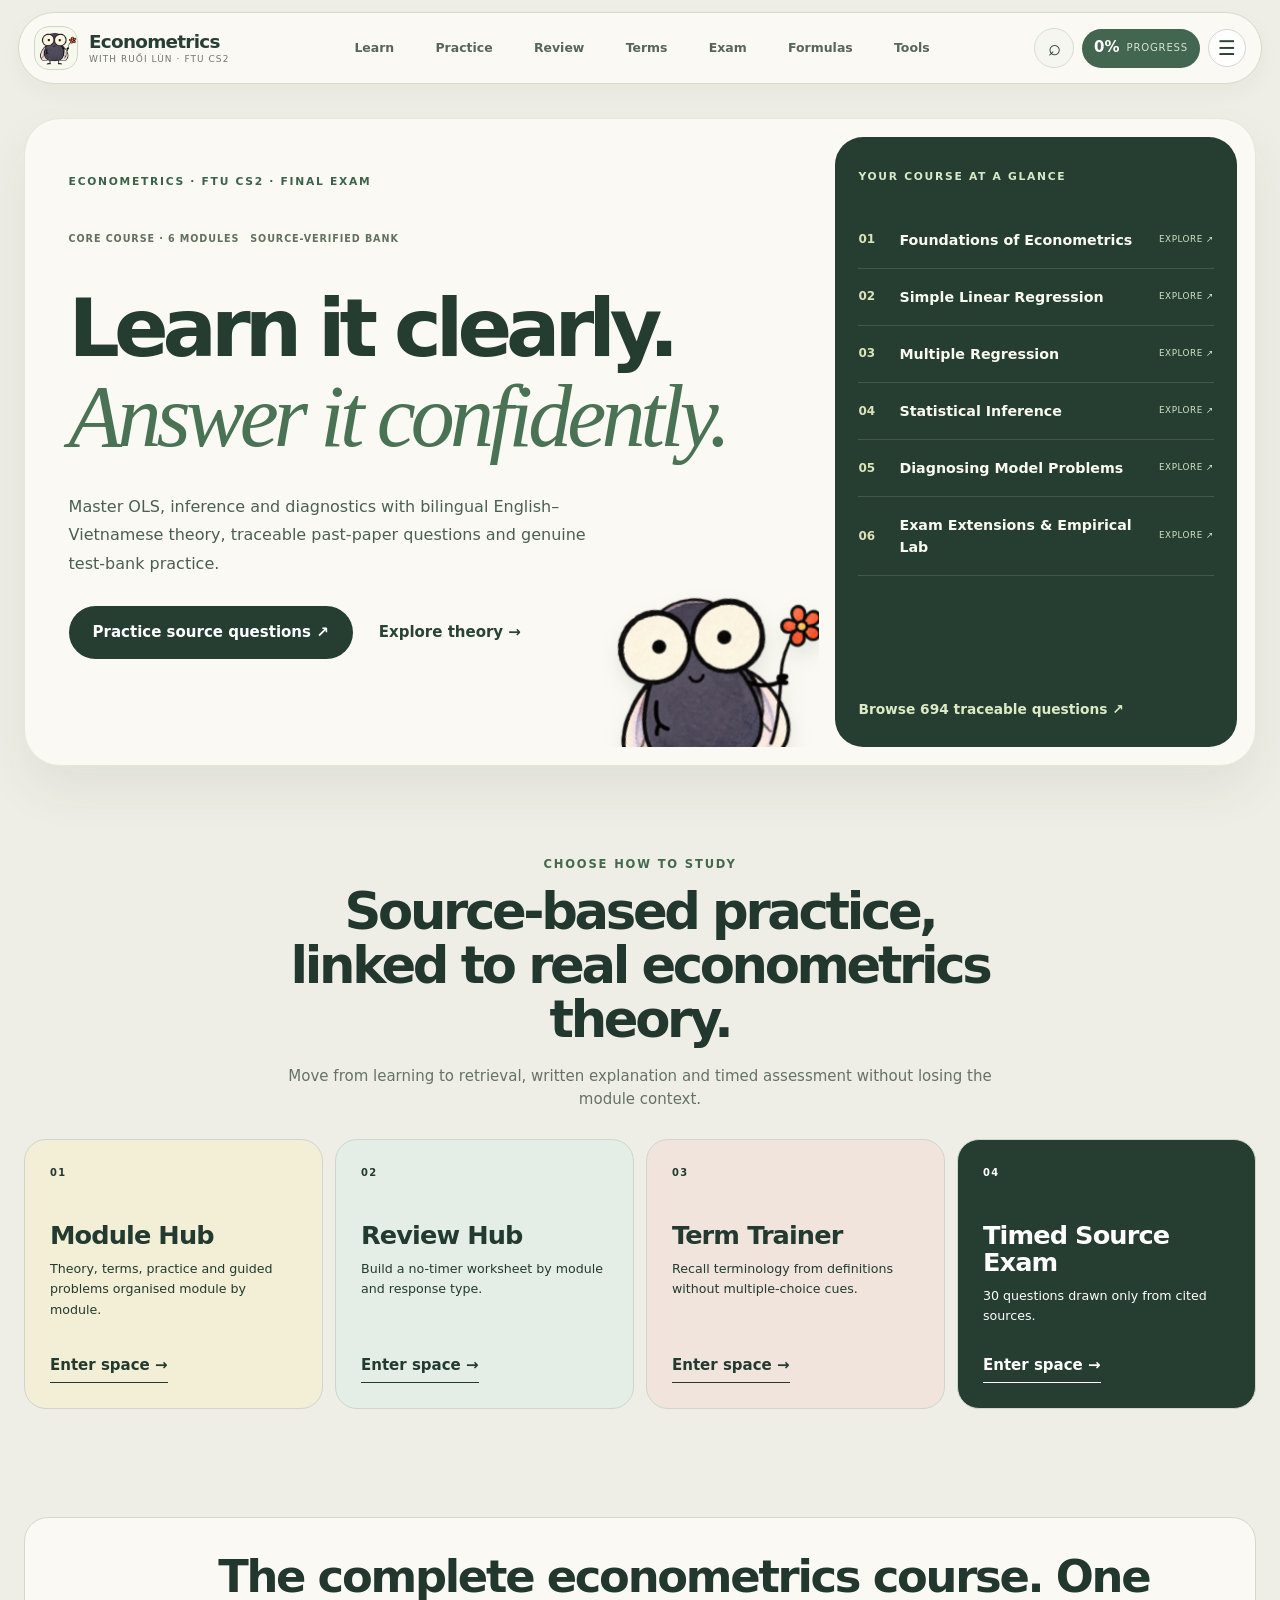
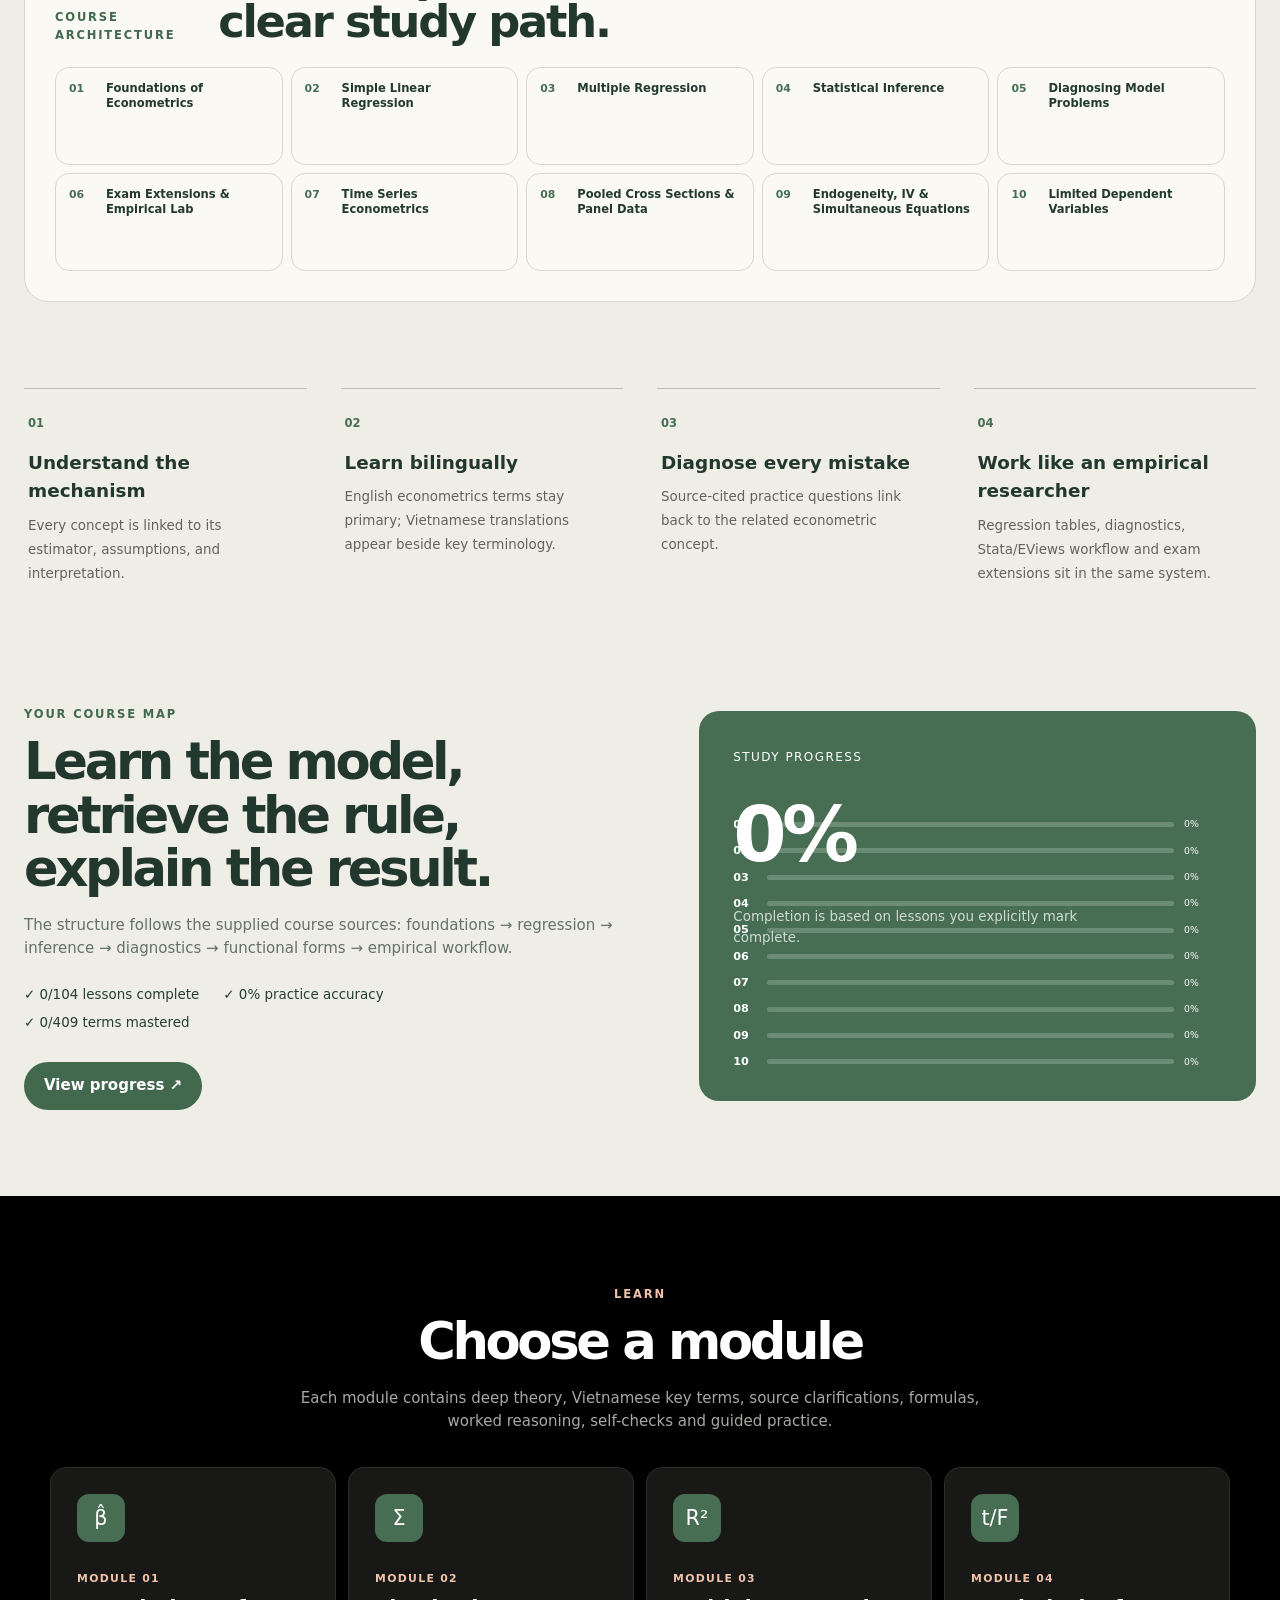
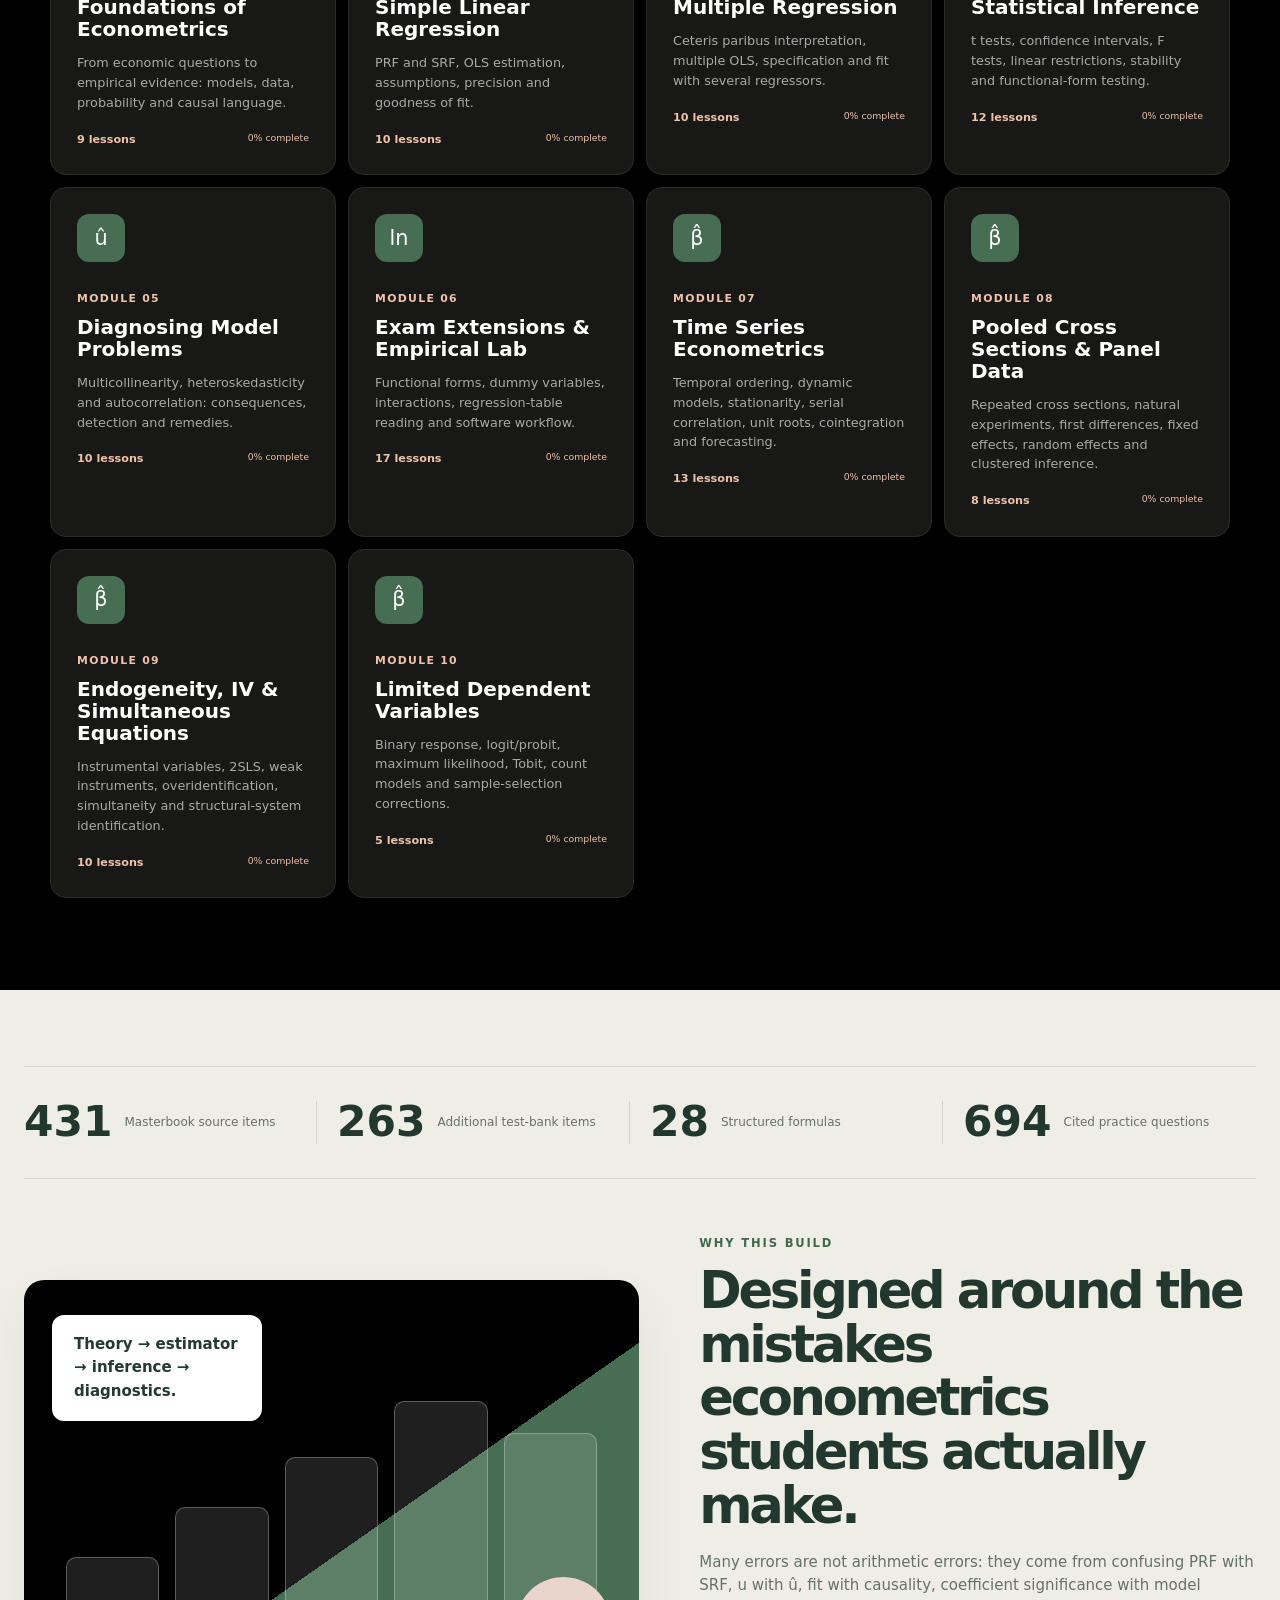
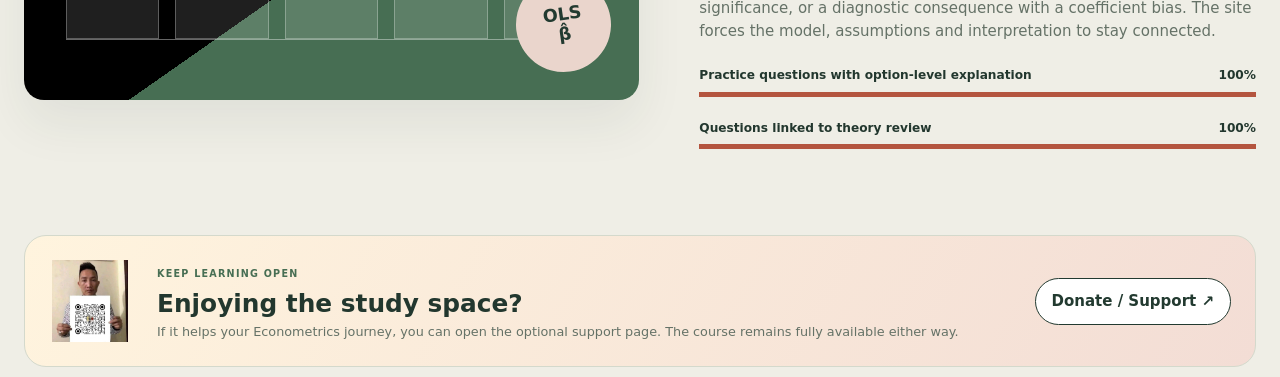
<file: index.html>
<!doctype html>
<html lang="en">
<head>
  <meta charset="utf-8" />
  <meta name="viewport" content="width=device-width,initial-scale=1" />
  <meta name="theme-color" content="#263e32" />
  <meta name="description" content="Econometrics Ruồi Lùn — bilingual theory and original source-based questions for FTU CS2 final exam." />
  <meta name="color-scheme" content="light" />
  <meta property="og:type" content="website" />
  <meta property="og:title" content="Econometrics Mastery" />
  <meta property="og:description" content="OLS · Inference · Diagnostics · Bilingual key terms · Masterbook · Past papers · Test banks" />
  <title>Econometrics × Ruồi Lùn | FTU CS2</title>
  <link rel="icon" type="image/svg+xml" href="data:image/svg+xml,%3Csvg xmlns='http://www.w3.org/2000/svg' viewBox='0 0 64 64'%3E%3Crect width='64' height='64' rx='16' fill='%23f7f7f5'/%3E%3Cpath d='M12 49h42M15 46V12' stroke='%23292421' stroke-width='3' stroke-linecap='round'/%3E%3Ccircle cx='22' cy='38' r='3.5' fill='%23b4553f'/%3E%3Ccircle cx='29' cy='31' r='3.5' fill='%23b4553f'/%3E%3Ccircle cx='36' cy='29' r='3.5' fill='%23b4553f'/%3E%3Ccircle cx='43' cy='21' r='3.5' fill='%23b4553f'/%3E%3Ccircle cx='49' cy='19' r='3.5' fill='%23b4553f'/%3E%3Cpath d='M18 40L51 16' stroke='%23315d33' stroke-width='3'/%3E%3C/svg%3E" />
  <link rel="manifest" href="site.webmanifest" />
  <link rel="stylesheet" href="styles.css" />
  <link rel="stylesheet" href="ruoi-lun-theme.css" />
</head>
<body>
  <header class="site-header">
    <div class="header-meta shell">
      <span><i class="live-dot"></i>ECONOMETRICS · OLS → INFERENCE → DIAGNOSTICS</span>
      <span class="header-meta-right">Understand the model · Check assumptions · Explain the result</span>
    </div>
    <div class="nav-shell shell">
      <a class="brand" href="#dashboard" aria-label="Econometrics Mastery home">
        <span class="brand-mark"><img src="[data-uri]" alt="Ruồi Lùn" width="44" height="44"></span>
        <span class="brand-copy"><strong>Econometrics</strong><small>with Ruồi Lùn · FTU CS2</small></span>
      </a>
      <nav class="top-nav" id="topNav" aria-label="Primary navigation">
        <a href="#learn">Learn</a>
        <a href="#practice">Practice</a>
        <a href="#review">Review</a>
        <a href="#glossary">Terms</a>
        <a href="#exam">Exam</a>
        <a href="#formulas">Formulas</a>
        <a href="#menu">Tools</a>
      </nav>
      <div class="nav-actions">
        <button class="search-trigger" id="searchTrigger" aria-label="Search lessons, terms and questions" title="Search · Ctrl/⌘ K">⌕</button>
        <button class="progress-pill" data-route="progress" aria-label="Open progress"><span id="headerProgress">0%</span><small>progress</small></button>
        <button class="primary-pill" data-route="practice">Self-test ↗</button>
        <button class="menu-trigger" id="menuTrigger" aria-label="Open menu">☰</button>
      </div>
    </div>
  </header>

  <main id="app" tabindex="-1"></main>
  <div id="toast" class="toast" role="status" aria-live="polite"></div>

  <dialog id="globalSearchDialog" class="global-search-dialog" aria-labelledby="globalSearchTitle">
    <div class="global-search-head">
      <div><span class="eyebrow">GLOBAL SEARCH</span><h2 id="globalSearchTitle">Find a lesson, term, formula or question</h2></div>
      <button id="globalSearchClose" class="search-close" type="button" aria-label="Close search">ESC</button>
    </div>
    <label class="global-search-box">
      <span aria-hidden="true">⌕</span>
      <input id="globalSearchInput" type="search" autocomplete="off" placeholder="Try “OLS”, “phương sai thay đổi”, “VIF”, or “log-level”…" />
      <kbd>⌘ K</kbd>
    </label>
    <div id="globalSearchResults" class="global-search-results" aria-live="polite"></div>
  </dialog>

  <div id="annotationToolbar" class="annotation-toolbar" hidden>
    <button data-anno="highlight" data-color="yellow" title="Yellow highlight">● Yellow</button>
    <button data-anno="highlight" data-color="green" title="Green highlight">● Green</button>
    <button data-anno="highlight" data-color="pink" title="Pink highlight">● Pink</button>
    <button data-anno="highlight" data-color="blue" title="Blue highlight">● Blue</button>
    <button data-anno="comment">Comment</button>
    <button data-anno="flashcard">Flashcard</button>
  </div>

  <dialog id="noteDialog" class="note-dialog">
    <form method="dialog" class="note-dialog-card" id="noteForm">
      <div class="note-dialog-head"><div><span class="eyebrow">STUDY NOTE</span><h2 id="noteDialogTitle">Add note</h2></div><button type="button" class="icon-close" data-note-close aria-label="Close note editor">×</button></div>
      <div class="note-quote-preview"><span>Selected passage</span><blockquote id="noteQuotePreview"></blockquote></div>
      <label class="note-field"><span>Your note</span><textarea id="noteText" rows="6" maxlength="1600" placeholder="Write the reasoning, warning, assumption or interpretation you want to remember…"></textarea></label>
      <div class="note-dialog-options">
        <label><span>Highlight color</span><select id="noteColor"><option value="yellow">Yellow</option><option value="green">Green</option><option value="pink">Pink</option><option value="blue">Blue</option></select></label>
        <label class="note-check"><input id="noteHighlight" type="checkbox" checked><span>Highlight this passage in the lesson</span></label>
      </div>
      <div class="note-dialog-actions"><button type="button" class="text-btn" data-note-close>Cancel</button><button type="submit" class="green-btn" id="saveNoteBtn">Save note</button></div>
    </form>
  </dialog>

  <script src="embedded-assets.js"></script>
  <script src="data.js"></script>
  <script src="source-extensions.js"></script>
  <script src="deep-econometrics.js"></script>
  <script src="extended-theory.js"></script>
  <script src="testbank-data.js"></script>
  <script src="source-verified-bank.js"></script>
  <script src="annotations.js"></script>
  <script src="app.js"></script>
</body>
</html>
</file>
<file: styles.css>
:root{
  --cream:#fbf8ed;--paper:#fffef9;--green:#315d33;--green2:#477848;--green3:#e9f1e7;--ink:#182019;--muted:#6d776e;--yellow:#f0db47;--yellow2:#fff5a4;--line:#dfe5da;--red:#b9483f;--shadow:0 20px 60px rgba(31,56,31,.09);--r:26px;--font:'DM Sans',system-ui,sans-serif;--display:'Manrope',system-ui,sans-serif;
}
*{box-sizing:border-box}html{scroll-behavior:smooth}body{margin:0;background:var(--cream);color:var(--ink);font-family:var(--font);line-height:1.55}button,input,select{font:inherit}button{cursor:pointer}button:disabled{opacity:.45;cursor:not-allowed}.shell{width:min(1180px,calc(100% - 40px));margin:auto}.site-header{position:sticky;top:0;z-index:50;background:rgba(251,248,237,.94);backdrop-filter:blur(14px);border-bottom:1px solid rgba(49,93,51,.08)}.header-meta{height:30px;display:flex;justify-content:space-between;align-items:center;font-size:.7rem;color:#6f7e70}.header-meta span:first-child{color:var(--green)}.nav-shell{height:74px;display:flex;align-items:center;gap:32px}.brand{display:flex;align-items:center;gap:10px;text-decoration:none;color:var(--green);min-width:205px}.brand-mark{width:44px;height:44px;border-radius:50%;background:var(--green);color:white;display:grid;place-items:center;font-weight:800;letter-spacing:-1px}.brand-copy{display:flex;flex-direction:column;line-height:.95}.brand-copy strong{font-family:var(--display);font-size:1.2rem}.brand-copy small{font-size:.62rem;letter-spacing:.28em;margin-top:5px}.top-nav{display:flex;gap:27px;margin-left:auto}.top-nav a{text-decoration:none;color:#334036;font-size:.85rem;font-weight:600}.top-nav a:hover{color:var(--green)}.nav-actions{display:flex;align-items:center;gap:9px}.search-trigger,.menu-trigger{border:0;background:transparent;width:38px;height:38px;border-radius:50%;color:var(--green);font-size:1.25rem}.primary-pill,.green-btn,.yellow-btn,.ghost-btn,.outline-btn,.complete-btn,.danger-btn{border:0;border-radius:999px;padding:12px 20px;font-weight:700;transition:.2s}.primary-pill,.green-btn,.complete-btn{background:var(--green);color:#fff}.primary-pill:hover,.green-btn:hover,.complete-btn:hover{transform:translateY(-1px);background:#244c28}.yellow-btn{background:var(--yellow);color:#273622}.yellow-btn:hover{background:#e6cd2d;transform:translateY(-1px)}.ghost-btn{background:rgba(255,255,255,.08);color:white;border:1px solid rgba(255,255,255,.35)}.outline-btn{background:transparent;border:1px solid #b8c7b6;color:var(--green)}.outline-btn:hover{background:var(--green3)}.danger-btn{background:#f7e3df;color:#8f332c}.text-btn{border:0;background:transparent;color:var(--green);font-weight:700;padding:8px}.eyebrow{font-size:.72rem;text-transform:uppercase;letter-spacing:.16em;color:var(--green);font-weight:800}.page-shell{padding:54px 0 90px}.page-heading{display:flex;justify-content:space-between;gap:40px;align-items:flex-end;margin-bottom:34px}.page-heading h1{font-family:var(--display);font-size:clamp(2rem,4vw,4rem);line-height:1;letter-spacing:-.05em;margin:8px 0 12px}.page-heading p{max-width:760px;color:var(--muted);margin:0}.heading-actions{display:flex;gap:10px}.home-shell{padding-top:20px}.hero-card{position:relative;min-height:510px;border-radius:34px;overflow:hidden;background:linear-gradient(100deg,#1f4926 0%,#315d33 56%,#557848 100%);color:white;padding:70px 66px;box-shadow:var(--shadow);isolation:isolate}.hero-card:after{content:'';position:absolute;inset:0;background:radial-gradient(circle at 80% 30%,rgba(240,219,71,.18),transparent 26%),linear-gradient(90deg,rgba(0,0,0,.13),transparent 55%);z-index:-1}.hero-copy{position:relative;z-index:2;max-width:700px}.hero-kicker{font-size:.78rem;letter-spacing:.08em}.hero-copy h1{font-family:var(--display);font-size:clamp(4rem,8vw,7.7rem);line-height:.78;letter-spacing:-.075em;margin:34px 0 26px}.hero-copy h1 em{font-style:normal;color:#fff8bf}.hero-copy p{max-width:480px;font-size:1.03rem;color:#edf3e9}.hero-actions{display:flex;gap:12px;margin-top:30px}.hero-note{position:absolute;right:34px;bottom:26px;font-size:.78rem;color:#dce8d8}.hero-art{position:absolute;right:-4%;top:0;width:52%;height:100%;opacity:.8}.hero-symbol{position:absolute;right:20%;top:26%;font:800 clamp(9rem,20vw,19rem)/1 var(--display);color:rgba(255,255,255,.08);transform:rotate(-8deg)}.orbit{position:absolute;border:1px solid rgba(255,255,255,.2);border-radius:50%}.o1{width:420px;height:420px;right:0;top:55px}.o2{width:260px;height:260px;right:95px;top:135px;border-color:rgba(240,219,71,.35)}.pillars{display:grid;grid-template-columns:repeat(4,1fr);gap:26px;padding:48px 16px 62px}.pillars article{border-top:1px solid #ced9c9;padding-top:18px}.pillars span{font-size:.72rem;color:var(--green);font-weight:800}.pillars h3{font-family:var(--display);font-size:1.1rem;margin:15px 0 8px}.pillars p{font-size:.84rem;color:var(--muted);margin:0}.section-space{margin:30px 0 86px}.editorial-grid,.why-section{display:grid;grid-template-columns:1.05fr .95fr;gap:60px;align-items:center}.editorial-copy h2,.section-head h2,.why-section h2{font-family:var(--display);font-size:clamp(2rem,4vw,3.4rem);line-height:1.05;letter-spacing:-.045em;margin:10px 0 18px}.editorial-copy p,.why-section p{color:var(--muted)}.inline-checks{display:grid;grid-template-columns:repeat(2,max-content);gap:8px 24px;margin:24px 0 28px;color:var(--green);font-size:.84rem}.metric-card{background:var(--yellow);padding:34px;border-radius:24px;min-height:390px;position:relative}.metric-card>span{font-size:.75rem;text-transform:uppercase;letter-spacing:.12em}.metric-card>strong{font-family:var(--display);font-size:4.8rem;display:block;letter-spacing:-.06em;margin:7px 0}.metric-card>p{font-size:.84rem;max-width:370px}.mini-bars{position:absolute;left:34px;right:34px;bottom:30px;display:grid;gap:9px}.mini-bars>div{display:grid;grid-template-columns:24px 1fr 38px;align-items:center;gap:10px;font-size:.7rem}.mini-bars i{height:5px;background:rgba(49,93,51,.2);border-radius:999px;overflow:hidden}.mini-bars u{display:block;height:100%;background:var(--green);text-decoration:none}.soft-section{background:#eaf1e8;padding:74px max(20px,calc((100vw - 1180px)/2));position:relative}.soft-section:before,.soft-section:after{content:'';position:absolute;left:0;right:0;height:26px;background:var(--cream);clip-path:polygon(0 0,6% 40%,12% 14%,18% 58%,25% 20%,33% 48%,41% 12%,48% 55%,55% 18%,63% 50%,71% 12%,78% 48%,87% 15%,94% 55%,100% 20%,100% 0)}.soft-section:before{top:-1px}.soft-section:after{bottom:-1px;transform:rotate(180deg)}.section-head{text-align:center;max-width:720px;margin:0 auto 34px}.section-head p{color:var(--muted)}.module-showcase{display:grid;grid-template-columns:repeat(4,1fr);gap:16px}.module-card{background:rgba(255,255,255,.65);border:1px solid #d6e1d2;border-radius:22px;padding:24px;min-height:265px;cursor:pointer;transition:.2s}.module-card:hover{transform:translateY(-4px);background:white;box-shadow:var(--shadow)}.module-icon{width:48px;height:48px;border-radius:50%;background:white;display:grid;place-items:center;color:var(--green);font-size:1.3rem;margin-bottom:24px}.module-card>span{font-size:.68rem;color:var(--green);font-weight:800;text-transform:uppercase;letter-spacing:.12em}.module-card h3{font-family:var(--display);font-size:1.25rem;line-height:1.1;margin:7px 0 10px}.module-card p{font-size:.8rem;color:var(--muted)}.module-card-foot{display:flex;justify-content:space-between;margin-top:18px;font-size:.7rem;color:var(--green)}.stat-strip{display:grid;grid-template-columns:repeat(4,1fr);gap:20px;padding:58px 0}.stat-strip div{display:flex;align-items:center;gap:12px;border-right:1px solid var(--line)}.stat-strip div:last-child{border-right:0}.stat-strip strong{font:800 2.2rem/1 var(--display)}.stat-strip span{font-size:.75rem;color:var(--muted)}.collage-card{height:420px;border-radius:28px;background:linear-gradient(160deg,#75936c,#2d5e35);position:relative;overflow:hidden;box-shadow:var(--shadow)}.fake-chart{position:absolute;inset:65px 42px 60px;display:flex;align-items:flex-end;gap:16px;border-bottom:1px solid rgba(255,255,255,.4)}.fake-chart i{flex:1;background:rgba(255,255,255,.18);border:1px solid rgba(255,255,255,.28);border-radius:10px 10px 0 0}.yellow-sticker{position:absolute;top:35px;left:28px;background:var(--yellow);color:#223223;border-radius:10px;padding:18px 22px;font-weight:800;max-width:210px}.badge-round{position:absolute;bottom:28px;right:28px;width:95px;height:95px;border-radius:50%;display:grid;place-items:center;text-align:center;background:#f9f6df;color:var(--green);font:800 1.1rem/1.1 var(--display);transform:rotate(-8deg)}.quality-row{display:flex;justify-content:space-between;font-size:.76rem;font-weight:700;margin-top:22px}.quality-line{height:5px;background:#edf0e9;margin-top:7px}.quality-line i{display:block;height:100%;background:var(--green)}
.module-list{display:grid;gap:16px}.wide-module-card{display:grid;grid-template-columns:80px 1fr auto;align-items:center;gap:26px;background:var(--paper);border:1px solid var(--line);border-radius:24px;padding:27px}.wide-num{width:60px;height:60px;border-radius:50%;background:var(--green3);display:grid;place-items:center;color:var(--green);font-weight:800}.wide-module-card h2{font-family:var(--display);margin:4px 0;font-size:1.55rem}.wide-module-card p{margin:0 0 12px;color:var(--muted)}.progress-line{height:6px;background:#edf1eb;border-radius:999px;overflow:hidden}.progress-line i{display:block;height:100%;background:var(--green)}.wide-module-card small{color:var(--muted)}.module-intro-card{background:var(--green);color:white;border-radius:28px;padding:36px;display:grid;grid-template-columns:1fr 220px;gap:30px;margin-bottom:22px}.module-intro-card h2{font:800 2.4rem/1 var(--display);margin:7px 0}.module-intro-card p{color:#dfe8dc}.module-score{background:var(--yellow);color:var(--ink);border-radius:20px;padding:25px}.module-score strong{font:800 3.4rem/1 var(--display);display:block}.module-score span,.module-score small{display:block}.lesson-list{display:grid;gap:11px}.lesson-row{display:grid;grid-template-columns:52px 1fr 42px;gap:18px;align-items:center;border:1px solid var(--line);background:var(--paper);padding:18px 22px;border-radius:18px;cursor:pointer}.lesson-row:hover{border-color:#a7bea3}.lesson-row>span{color:var(--green);font-weight:800}.lesson-row small{font-size:.68rem;color:var(--green);text-transform:uppercase;letter-spacing:.1em}.lesson-row h3{font-family:var(--display);margin:2px 0}.lesson-row p{margin:0;color:var(--muted);font-size:.84rem}.lesson-row>button{border:0;background:var(--green3);color:var(--green);border-radius:50%;width:40px;height:40px}.lesson-article{max-width:900px;margin:auto;background:var(--paper);border:1px solid var(--line);border-radius:30px;overflow:hidden;box-shadow:0 18px 50px rgba(44,75,42,.06)}.lesson-banner{background:linear-gradient(125deg,#315d33,#476f45);padding:48px 52px;color:white;position:relative}.lesson-banner>span{font-size:.72rem;letter-spacing:.12em;text-transform:uppercase;color:#dce9d8}.lesson-banner h1{font:800 clamp(2.4rem,5vw,4.5rem)/.98 var(--display);letter-spacing:-.05em;margin:18px 0}.lesson-banner p{max-width:650px;color:#e1ebdf}.save-icon{border:0;background:transparent;font-size:1.5rem;color:var(--green);padding:4px}.lesson-banner .save-icon{position:absolute;right:34px;top:28px;color:white}.save-icon.active{color:#c0a700}.theory-block{padding:38px 52px;border-bottom:1px solid var(--line)}.block-label{display:block;color:var(--green);font-size:.68rem;font-weight:800;letter-spacing:.16em;margin-bottom:14px}.theory-block h2{font:700 2rem/1.15 var(--display);letter-spacing:-.03em;margin:0}.theory-block p{font-size:1rem;color:#39443b}.theory-block p+p{margin-top:18px}.intuition{background:var(--yellow2)}.worked{background:#edf4ea}.traps{background:#fff8ef}.traps ul{margin:0;padding-left:20px}.traps li+li{margin-top:9px}.exam{border-bottom:0}.lesson-source{padding:20px 52px;background:#f6f5ed;color:var(--muted);font-size:.78rem}.lesson-tools{display:flex;gap:12px;padding:26px 52px}.complete-btn.done{background:#dcead9;color:var(--green)}.lesson-nav{max-width:900px;margin:18px auto 0;display:flex;justify-content:space-between;gap:10px}.lesson-nav button{border:0;background:transparent;color:var(--green);font-weight:700}.fm-highlight{background:#fff08c;border-radius:3px;padding:0 2px}.annotation-toolbar{position:absolute;z-index:100;background:#203b25;border-radius:999px;box-shadow:0 12px 28px rgba(0,0,0,.18);padding:6px}.annotation-toolbar button{border:0;background:transparent;color:white;padding:8px 12px;font-size:.75rem}.annotation-toolbar button:hover{background:rgba(255,255,255,.1);border-radius:999px}
.practice-toolbar,.bank-tools,.flash-top,.exam-bar{display:flex;gap:10px;align-items:center;justify-content:space-between;margin-bottom:18px}.practice-toolbar select,.bank-tools select,.bank-tools input,.formula-search input{border:1px solid #cad6c8;background:var(--paper);border-radius:999px;padding:12px 16px;color:var(--ink)}.bank-tools input,.formula-search input{flex:1}.question-card{max-width:850px;margin:0 auto;background:var(--paper);border:1px solid var(--line);border-radius:28px;padding:34px;box-shadow:0 16px 50px rgba(49,93,51,.06)}.q-top{display:flex;justify-content:space-between;color:var(--green);font-size:.74rem;font-weight:800}.question-card h2{font:700 clamp(1.35rem,2.5vw,2rem)/1.25 var(--display);margin:18px 0 24px}.options{display:grid;gap:10px}.option{display:flex;text-align:left;align-items:flex-start;gap:13px;border:1px solid #d9e1d6;background:white;border-radius:16px;padding:15px 17px;color:var(--ink)}.option b{width:28px;height:28px;border-radius:50%;background:#eff3ec;display:grid;place-items:center;color:var(--green);flex:none}.option:hover:not(:disabled),.option.selected{border-color:#7da37b;background:#f1f7ee}.option.correct{border-color:#4f8a52;background:#e5f2e1}.option.wrong{border-color:#cf786e;background:#fbe8e4}.answer-panel{margin-top:22px;background:#eef4eb;border-radius:18px;padding:20px}.answer-panel>strong{font-family:var(--display);font-size:1.3rem}.answer-panel p{margin:6px 0 12px}.q-meta{font-size:.72rem;color:var(--muted);margin-bottom:12px}.practice-next{max-width:850px;margin:16px auto;text-align:right}.bank-results{display:grid;gap:9px}.result-count{color:var(--muted);font-size:.78rem}.bank-row,.mistake-row,.saved-list article,.source-list article{background:var(--paper);border:1px solid var(--line);border-radius:18px;padding:20px;display:grid;grid-template-columns:1fr auto;align-items:center;gap:20px}.bank-row span,.source-list small,.saved-list span{font-size:.68rem;text-transform:uppercase;letter-spacing:.1em;color:var(--green);font-weight:800}.bank-row h3,.mistake-row h3,.saved-list h3,.source-list h3{font-family:var(--display);margin:5px 0}.bank-row small{color:var(--muted)}.mistake-list,.saved-list,.source-list{display:grid;gap:10px}.mistake-row{grid-template-columns:52px 1fr auto}.mistake-row>span{width:44px;height:44px;border-radius:50%;display:grid;place-items:center;background:#f8e4e0;color:var(--red);font-size:.72rem;font-weight:800}.mistake-row p{color:var(--muted);font-size:.84rem}.notes-grid{display:grid;grid-template-columns:repeat(2,1fr);gap:14px}.note-card{background:var(--paper);border:1px solid var(--line);border-radius:20px;padding:22px}.note-card>span{font-size:.66rem;color:var(--green);font-weight:800}.note-card blockquote{font:600 1.05rem/1.45 var(--display);margin:14px 0;border-left:3px solid var(--yellow);padding-left:14px}.note-card p{color:var(--muted)}.flash-grid{display:grid;grid-template-columns:repeat(3,1fr);gap:14px}.flash-card{min-height:220px;position:relative;transform-style:preserve-3d;transition:transform .45s;cursor:pointer}.flash-card.flipped{transform:rotateY(180deg)}.flash-front,.flash-back{position:absolute;inset:0;backface-visibility:hidden;border:1px solid var(--line);border-radius:22px;padding:24px;background:var(--paper)}.flash-front{display:flex;flex-direction:column}.flash-front small{color:var(--green);font-weight:800}.flash-front h3{font:700 1.5rem/1.1 var(--display);margin:auto 0}.flash-front span{color:var(--muted);font-size:.72rem}.flash-back{transform:rotateY(180deg);background:var(--green);color:white;display:grid;place-items:center}.formula-search{margin-bottom:18px}.formula-grid{display:grid;grid-template-columns:repeat(3,1fr);gap:14px}.formula-card{background:var(--paper);border:1px solid var(--line);border-radius:20px;padding:23px}.formula-card>span{color:var(--green);font-size:.68rem;font-weight:800;text-transform:uppercase}.formula-card h3{font-family:var(--display);margin:8px 0}.formula-card code{display:block;background:#eef3eb;color:#234b29;padding:14px;border-radius:12px;font-size:.9rem;white-space:normal}.formula-card p{font-size:.78rem;color:var(--muted)}
.calc-layout{display:grid;grid-template-columns:250px 1fr;gap:20px}.calc-tabs{display:grid;align-content:start;gap:7px}.calc-tabs button{border:1px solid var(--line);background:var(--paper);padding:13px 15px;text-align:left;border-radius:14px;color:var(--ink)}.calc-tabs button.active{background:var(--green);color:white}.calc-panel{background:var(--paper);border:1px solid var(--line);border-radius:24px;padding:32px}.calc-panel h2{font:700 2rem var(--display);margin:6px 0 20px}.calc-fields{display:grid;grid-template-columns:repeat(2,1fr);gap:12px;margin-bottom:18px}.calc-fields label{display:grid;gap:6px;font-size:.76rem;color:var(--muted)}.calc-fields input{border:1px solid #ccd8ca;border-radius:12px;padding:12px;background:white}.calc-result{margin-top:20px;padding:20px;background:var(--yellow2);border-radius:16px;font:700 1.1rem var(--display)}.exam-hero{background:var(--green);border-radius:30px;color:white;padding:52px;text-align:center}.exam-hero>span{font-size:.7rem;letter-spacing:.16em;color:#dce8d9}.exam-hero>strong{display:block;font:800 7rem/1 var(--display);color:var(--yellow);margin-top:20px}.exam-hero h2{font:700 2rem var(--display);margin:0}.exam-hero p{max-width:550px;margin:18px auto 24px;color:#dce8d9}.exam-rules{display:grid;grid-template-columns:repeat(4,1fr);gap:10px;margin-top:14px}.exam-rules div{background:var(--paper);border:1px solid var(--line);border-radius:16px;padding:16px;font-size:.78rem;color:var(--green)}.exam-bar{max-width:850px;margin-left:auto;margin-right:auto;background:#eef3eb;border-radius:16px;padding:12px 16px}.exam-bar strong{font:800 1.4rem var(--display);color:var(--green)}.exam-nav-grid{max-width:850px;margin:16px auto;display:grid;grid-template-columns:repeat(10,1fr);gap:6px}.exam-nav-grid button{border:1px solid var(--line);background:var(--paper);border-radius:8px;padding:8px}.exam-nav-grid button.answered{background:#dfeeda}.exam-nav-grid button.current{outline:2px solid var(--green)}.exam-nav-grid button.marked:after{content:'★';font-size:.5rem;color:#a98d00;margin-left:2px}.exam-controls{max-width:850px;margin:auto;display:flex;justify-content:space-between}.score-hero{background:var(--yellow);border-radius:26px;padding:38px;text-align:center}.score-hero>span{font-size:.72rem;text-transform:uppercase}.score-hero>strong{font:800 5rem/1 var(--display);display:block}.score-hero h2{margin:4px 0 20px}.breakdown-grid{display:grid;grid-template-columns:repeat(3,1fr);gap:10px;margin:18px 0}.breakdown-grid div{background:var(--paper);border:1px solid var(--line);border-radius:16px;padding:18px}.breakdown-grid span{color:var(--green);font-weight:800}.breakdown-grid h3{font:700 1rem var(--display)}.breakdown-grid strong{font-size:1.5rem}.review-list{display:grid;gap:10px}.review-row{display:grid;grid-template-columns:55px 1fr;gap:16px;border:1px solid var(--line);background:var(--paper);border-radius:18px;padding:18px}.review-row.correct{border-left:5px solid #659765}.review-row.wrong{border-left:5px solid #c86258}.review-row h3{font-family:var(--display);margin:0 0 7px}.review-row p{margin:3px 0}.review-row small{color:var(--muted)}.analytics-hero{display:grid;grid-template-columns:repeat(3,1fr);gap:14px}.analytics-hero>div{background:var(--paper);border:1px solid var(--line);border-radius:22px;padding:26px}.analytics-hero span,.analytics-hero small{display:block;color:var(--muted)}.analytics-hero strong{font:800 3.8rem/1 var(--display);display:block;margin:10px 0;color:var(--green)}.analytics-table{display:grid;gap:9px;margin-top:18px}.analytics-table article{display:grid;grid-template-columns:45px 1fr 60px 100px;gap:18px;align-items:center;background:var(--paper);border:1px solid var(--line);border-radius:16px;padding:17px}.analytics-table h3{font:700 1rem var(--display);margin:0 0 7px}.analytics-table>article>span{color:var(--green);font-weight:800}.analytics-table small{color:var(--muted)}.glossary-grid{display:grid;grid-template-columns:repeat(2,1fr);gap:12px}.glossary-grid article{background:var(--paper);border:1px solid var(--line);border-radius:18px;padding:20px;position:relative}.glossary-grid article>span{position:absolute;right:18px;top:12px;font:800 2.5rem var(--display);color:#edf1e9}.glossary-grid h3{font-family:var(--display);margin:0 0 8px}.glossary-grid p{margin:0;color:var(--muted)}.source-list article{grid-template-columns:50px 1fr}.source-list article>span{font:800 1.3rem var(--display);color:var(--green)}.source-list p{margin:5px 0;color:var(--muted)}.source-note{background:var(--yellow2);border-radius:18px;padding:22px;margin-top:16px}.settings-card{max-width:700px;background:var(--paper);border:1px solid var(--line);border-radius:24px;padding:28px}.settings-card>label{display:grid;grid-template-columns:140px 1fr 55px;align-items:center;gap:16px;padding:12px 0}.switch-row{grid-template-columns:1fr auto!important}.switch-row span{display:grid}.switch-row small{color:var(--muted)}.muted{color:var(--muted);font-size:.8rem}.menu-grid{display:grid;grid-template-columns:repeat(3,1fr);gap:12px}.menu-grid button{min-height:100px;border:1px solid var(--line);background:var(--paper);border-radius:18px;padding:22px;text-align:left;font:700 1.05rem var(--display);display:flex;justify-content:space-between}.menu-grid button:hover{background:var(--green3)}.empty-state{text-align:center;background:var(--paper);border:1px solid var(--line);border-radius:26px;padding:70px 20px}.empty-state h2{font:700 2rem var(--display)}.toast{position:fixed;right:20px;bottom:20px;background:#203d25;color:white;border-radius:999px;padding:11px 18px;opacity:0;transform:translateY(10px);pointer-events:none;transition:.2s;z-index:200}.toast.show{opacity:1;transform:none}.compact .lesson-row,.compact .bank-row,.compact .mistake-row{padding-top:11px;padding-bottom:11px}
@media(max-width:950px){.top-nav{display:none}.brand{min-width:0}.primary-pill{display:none}.module-showcase{grid-template-columns:repeat(2,1fr)}.pillars{grid-template-columns:repeat(2,1fr)}.editorial-grid,.why-section{grid-template-columns:1fr}.formula-grid,.flash-grid{grid-template-columns:repeat(2,1fr)}.exam-rules{grid-template-columns:repeat(2,1fr)}.menu-grid{grid-template-columns:repeat(2,1fr)}}
@media(max-width:680px){.shell{width:min(100% - 24px,1180px)}.header-meta-right{display:none}.nav-shell{height:64px}.brand-copy{display:none}.hero-card{padding:40px 24px;min-height:460px}.hero-copy h1{font-size:4.1rem}.hero-art{width:80%;right:-30%}.pillars{grid-template-columns:1fr 1fr;padding-left:0;padding-right:0}.editorial-grid,.why-section{gap:28px}.inline-checks{grid-template-columns:1fr}.module-showcase{grid-template-columns:1fr}.stat-strip{grid-template-columns:1fr 1fr}.stat-strip div{border-right:0}.page-shell{padding-top:32px}.page-heading{display:block}.heading-actions{margin-top:15px}.wide-module-card{grid-template-columns:48px 1fr}.wide-module-card>button{grid-column:2}.wide-num{width:42px;height:42px}.module-intro-card{grid-template-columns:1fr}.lesson-banner,.theory-block,.lesson-source,.lesson-tools{padding-left:24px;padding-right:24px}.lesson-tools{flex-direction:column}.practice-toolbar,.bank-tools,.exam-bar{align-items:stretch;flex-direction:column}.question-card{padding:22px}.bank-row,.mistake-row,.saved-list article{grid-template-columns:1fr}.notes-grid,.formula-grid,.flash-grid,.glossary-grid{grid-template-columns:1fr}.flash-card{min-height:230px}.calc-layout{grid-template-columns:1fr}.calc-tabs{grid-template-columns:repeat(2,1fr)}.calc-fields{grid-template-columns:1fr}.exam-nav-grid{grid-template-columns:repeat(5,1fr)}.analytics-hero{grid-template-columns:1fr}.analytics-table article{grid-template-columns:40px 1fr 50px}.analytics-table small{grid-column:2}.breakdown-grid{grid-template-columns:1fr 1fr}.menu-grid{grid-template-columns:1fr}.stat-strip{padding-top:28px}.soft-section{padding-top:58px;padding-bottom:58px}}
.fm-highlight[data-color="green"]{background:#cfe8c8}.fm-highlight[data-color="pink"]{background:#ffd9df}.fm-highlight[data-color="blue"]{background:#d8eaff}.srs-actions{display:flex;gap:6px;flex-wrap:wrap;justify-content:center;margin-top:16px}.srs-actions button{border:1px solid rgba(255,255,255,.35);background:rgba(255,255,255,.08);color:#fff;border-radius:999px;padding:7px 11px}.text-btn.light{color:#fff}

/* =========================================================
   LESSON KEY TERMS — POLISHED THEME
   Keeps the existing app.js/data.js markup untouched.
   Existing markup:
   <div class="term-grid">
     <div><b>English term</b><span>Vietnamese meaning</span></div>
   </div>
   ========================================================= */

.term-grid{
  position:relative;
  display:grid;
  grid-template-columns:repeat(2,minmax(0,1fr));
  gap:14px;
  padding:34px 52px 42px;
  background:
    radial-gradient(circle at 92% 8%,rgba(240,219,71,.18),transparent 24%),
    linear-gradient(180deg,#f3f7ef 0%,#faf9f2 100%);
  border-bottom:1px solid var(--line);
  counter-reset:keyterm;
}

.term-grid::before{
  content:"KEY TERMS  ·  CORE VOCABULARY";
  grid-column:1 / -1;
  display:flex;
  align-items:center;
  min-height:26px;
  margin-bottom:4px;
  color:var(--green);
  font-size:.68rem;
  font-weight:800;
  letter-spacing:.16em;
  line-height:1.3;
}

.term-grid > div{
  position:relative;
  min-width:0;
  display:grid;
  grid-template-columns:44px minmax(0,1fr);
  grid-template-rows:auto auto;
  column-gap:14px;
  align-items:center;
  padding:18px 20px 18px 18px;
  background:rgba(255,254,249,.92);
  border:1px solid #dce5d7;
  border-radius:18px;
  box-shadow:0 8px 22px rgba(31,56,31,.045);
  overflow:hidden;
  counter-increment:keyterm;
  transition:transform .2s ease,border-color .2s ease,box-shadow .2s ease,background .2s ease;
}

.term-grid > div::before{
  content:counter(keyterm,decimal-leading-zero);
  grid-column:1;
  grid-row:1 / span 2;
  width:40px;
  height:40px;
  display:grid;
  place-items:center;
  align-self:center;
  border-radius:50%;
  background:var(--yellow2);
  border:1px solid rgba(168,143,23,.18);
  color:var(--green);
  font-family:var(--display);
  font-size:.7rem;
  font-weight:800;
  letter-spacing:.05em;
}

.term-grid > div::after{
  content:"";
  position:absolute;
  top:0;
  left:0;
  width:4px;
  height:100%;
  background:linear-gradient(180deg,var(--green2),var(--yellow));
  opacity:.86;
}

.term-grid > div:hover{
  transform:translateY(-2px);
  background:var(--paper);
  border-color:#cbd9c6;
  box-shadow:0 13px 28px rgba(31,56,31,.08);
}

.term-grid b{
  grid-column:2;
  grid-row:1;
  display:block;
  min-width:0;
  margin:0;
  color:var(--ink);
  font-family:var(--display);
  font-size:1.02rem;
  font-weight:750;
  line-height:1.28;
  letter-spacing:-.015em;
  overflow-wrap:anywhere;
}

.term-grid span{
  grid-column:2;
  grid-row:2;
  display:block;
  min-width:0;
  margin-top:4px;
  color:#607064;
  font-size:.84rem;
  font-weight:500;
  line-height:1.45;
  overflow-wrap:anywhere;
}

/* A subtle visual cue when a lesson contains only one term. */
.term-grid > div:only-of-type{
  grid-column:1 / -1;
  max-width:620px;
}

/* Tablet */
@media(max-width:850px){
  .term-grid{
    grid-template-columns:1fr;
    padding:30px 36px 36px;
  }

  .term-grid > div:only-of-type{
    max-width:none;
  }
}

/* Mobile — aligns with the existing lesson padding system. */
@media(max-width:680px){
  .term-grid{
    grid-template-columns:1fr;
    gap:10px;
    padding:26px 24px 30px;
  }

  .term-grid::before{
    margin-bottom:2px;
    font-size:.64rem;
    letter-spacing:.13em;
  }

  .term-grid > div{
    grid-template-columns:38px minmax(0,1fr);
    column-gap:12px;
    padding:15px 16px 15px 14px;
    border-radius:15px;
  }

  .term-grid > div::before{
    width:36px;
    height:36px;
    font-size:.64rem;
  }

  .term-grid b{
    font-size:.96rem;
  }

  .term-grid span{
    font-size:.8rem;
  }
}

/* =========================================================
   V1.0 STUDY EXPERIENCE — THEORY, FORMULAS & NOTES
   ========================================================= */

/* ---------- Expanded lesson hierarchy ---------- */
.priority-source-banner{
  display:grid;
  grid-template-columns:auto 1fr;
  gap:5px 16px;
  align-items:center;
  padding:19px 52px;
  background:linear-gradient(90deg,#fff3a0 0%,#fff9d7 68%,#f7f3df 100%);
  border-bottom:1px solid #e4ddb8;
}
.priority-source-banner>span{
  grid-row:1 / span 2;
  align-self:start;
  display:inline-flex;
  padding:7px 10px;
  border-radius:999px;
  background:var(--green);
  color:white;
  font-size:.62rem;
  font-weight:800;
  letter-spacing:.13em;
}
.priority-source-banner>b{font-family:var(--display);color:#233923;font-size:.96rem}
.priority-source-banner>p{margin:0;color:#6d6a50;font-size:.76rem}
.principle-note{margin-top:15px!important;color:#617064!important;font-size:.82rem!important;font-style:italic}
.deep-copy{display:grid;gap:0;margin-top:8px}
.explanation-paragraph{
  display:grid;
  grid-template-columns:42px minmax(0,1fr);
  gap:18px;
  padding:18px 0;
  border-top:1px solid #e8ebe3;
}
.explanation-paragraph:first-child{border-top:0;padding-top:5px}
.explanation-paragraph>span{
  width:34px;height:34px;border-radius:50%;display:grid;place-items:center;
  background:var(--green3);color:var(--green);font:800 .67rem var(--display)
}
.explanation-paragraph p{margin:2px 0 0;color:#3f4c42;line-height:1.82;font-size:.96rem}
.term-grid-wrap{border-top:1px solid var(--line)}
.section-inline-head{display:flex;justify-content:space-between;align-items:flex-start;gap:24px;margin-bottom:24px}
.section-inline-head h2{font:750 1.55rem/1.2 var(--display);letter-spacing:-.025em;margin:7px 0 0;max-width:650px}
.source-priority{flex:none;max-width:270px;text-align:right;color:#728075;font-size:.7rem;line-height:1.45}
.section-intro{max-width:800px;color:var(--muted);margin:-3px 0 26px;line-height:1.7}

/* ---------- Formula display: real mathematical notation ---------- */
.formula-section{
  background:linear-gradient(180deg,#f2f7ef 0%,#edf4e9 100%)!important;
  border-top:1px solid #dbe6d7;
  border-bottom:1px solid #dbe6d7;
}
.lesson-formula-grid{display:grid;grid-template-columns:repeat(2,minmax(0,1fr));gap:18px}
.lesson-formula-card,.rich-formula-card{
  background:rgba(255,254,249,.97);
  border:1px solid #d8e2d4;
  border-radius:22px;
  padding:23px;
  min-width:0;
  box-shadow:0 8px 24px rgba(37,69,39,.045);
}
.formula-card-head,.formula-card-top{display:flex;align-items:flex-start;justify-content:space-between;gap:14px;margin-bottom:14px}
.formula-card-head>span,.formula-card-top>span{
  display:inline-flex;padding:5px 9px;border-radius:999px;background:var(--yellow2);color:#5c561f;
  font-size:.59rem;font-weight:800;letter-spacing:.12em;white-space:nowrap
}
.formula-card-head h3,.formula-card-top h3{font:750 1.06rem/1.25 var(--display);margin:0;color:#26372a}
.math-display{
  position:relative;
  display:flex;
  align-items:center;
  justify-content:center;
  min-height:112px;
  margin:12px 0 18px;
  padding:23px 16px;
  overflow-x:auto;
  overflow-y:hidden;
  border-radius:17px;
  border:1px solid #d9e4d5;
  background:
    linear-gradient(rgba(255,255,255,.78),rgba(255,255,255,.78)),
    repeating-linear-gradient(0deg,transparent 0 25px,#eaf0e6 25px 26px),
    repeating-linear-gradient(90deg,transparent 0 25px,#eaf0e6 25px 26px);
  color:#17391e;
  text-align:center;
  font-family:Georgia,'Times New Roman',serif;
  font-size:1.65rem;
}
.math-display mjx-container{margin:0!important;min-width:max-content}
.math-display mjx-container svg{max-width:none;height:auto;min-height:36px}
.formula-variables{display:grid;gap:7px;padding-top:3px}
.formula-variables>div,.compact-vars>div{display:grid;grid-template-columns:58px 1fr;gap:10px;align-items:baseline;font-size:.76rem}
.formula-variables b,.compact-vars b{font:800 .8rem var(--display);color:var(--green)}
.formula-variables span,.compact-vars span{color:#647067;line-height:1.45}
.formula-guidance,.formula-trap,.formula-meaning,.mini-trap{margin-top:15px;padding:13px 14px;border-radius:14px}
.formula-guidance,.formula-meaning{background:#eff5ec}
.formula-trap,.mini-trap{background:#fff7d3;border:1px solid #eee09a}
.formula-guidance b,.formula-trap b,.formula-meaning b,.mini-trap b{display:block;color:#2d5532;font-size:.66rem;text-transform:uppercase;letter-spacing:.1em;margin-bottom:4px}
.formula-guidance p,.formula-trap p,.formula-meaning p,.mini-trap p{margin:0;color:#59655d;font-size:.76rem;line-height:1.55}
.compact-formula .math-display{min-height:90px;font-size:1.45rem}

/* Full Formula Sheet */
.rich-formula-grid{display:grid;grid-template-columns:repeat(2,minmax(0,1fr));gap:17px}
.rich-formula-card{padding:24px}
.rich-formula-card .math-display{min-height:125px;margin-top:17px}
.compact-vars{display:grid;gap:6px;margin-top:5px}
.formula-meaning{margin-top:17px}
.mini-trap{margin-top:10px}

/* ---------- Worked examples ---------- */
.examples-section{background:#fffdf7!important}
.applied-examples{display:grid;gap:18px}
.applied-example{
  display:grid;
  grid-template-columns:62px minmax(0,1fr);
  gap:20px;
  padding:24px;
  border:1px solid #e1e5d9;
  border-radius:22px;
  background:var(--paper);
}
.example-number{
  width:52px;height:52px;border-radius:16px;display:grid;place-items:center;
  background:var(--yellow);color:#263b27;font:800 .86rem var(--display)
}
.example-content h3{font:760 1.27rem/1.25 var(--display);margin:6px 0 16px;color:#243428}
.example-scenario{padding:14px 16px;background:#eef4eb;border-radius:14px;margin-bottom:16px}
.example-scenario>b,.example-takeaway>b{display:block;font-size:.66rem;letter-spacing:.09em;text-transform:uppercase;color:var(--green);margin-bottom:4px}
.example-scenario p,.example-takeaway p{margin:0;color:#556159;font-size:.85rem;line-height:1.65}
.solution-steps{list-style:none;padding:0;margin:0;display:grid;gap:10px;counter-reset:none}
.solution-steps li{display:grid;grid-template-columns:30px minmax(0,1fr);gap:11px;align-items:start}
.solution-steps li>span{width:28px;height:28px;border-radius:50%;display:grid;place-items:center;background:#e7efe3;color:var(--green);font:800 .67rem var(--display)}
.solution-steps li>p{margin:3px 0;color:#3e4c42;font-size:.86rem;line-height:1.6}
.example-result{margin-top:16px;padding:14px 16px;border-radius:14px;background:var(--green);color:white;display:grid;gap:3px}
.example-result span{font-size:.61rem;letter-spacing:.12em;text-transform:uppercase;color:#d8e7d5}
.example-result strong{font:730 1.02rem/1.4 var(--display)}
.example-takeaway{margin-top:10px;padding:13px 15px;border-radius:14px;background:#fff8d9;border:1px solid #eee4aa}

/* ---------- Notes Workspace ---------- */
.notes-overview{display:grid;grid-template-columns:repeat(4,1fr);gap:12px;margin-bottom:18px}
.note-stat{padding:20px;border-radius:18px;background:var(--paper);border:1px solid var(--line)}
.note-stat span{display:block;color:var(--muted);font-size:.68rem;text-transform:uppercase;letter-spacing:.09em}
.note-stat strong{display:block;font:800 2.1rem/1 var(--display);color:var(--green);margin-top:8px}
.notes-workspace{background:#edf3ea;border:1px solid #d9e4d5;border-radius:25px;padding:22px}
.notes-toolbar{display:grid;grid-template-columns:minmax(220px,1fr) 210px 170px auto;gap:10px;align-items:center}
.notes-toolbar input,.notes-toolbar select{
  width:100%;border:1px solid #ccd9c8;background:white;color:var(--ink);border-radius:13px;padding:12px 13px;outline:none
}
.notes-toolbar input:focus,.notes-toolbar select:focus{border-color:#7d9f7d;box-shadow:0 0 0 3px rgba(71,120,72,.09)}
.notes-meta{display:flex;justify-content:space-between;gap:20px;align-items:center;padding:14px 2px 6px;color:var(--muted);font-size:.75rem}
.danger-text{color:#9c4038!important}
.notes-list{display:grid;gap:11px;margin-top:8px}
.study-note-card{
  position:relative;
  display:grid;
  grid-template-columns:1fr auto;
  gap:12px 22px;
  padding:21px 22px;
  background:var(--paper);
  border:1px solid #dce3d8;
  border-radius:18px;
  box-shadow:0 6px 18px rgba(39,68,39,.035)
}
.study-note-card:before{content:'';position:absolute;left:0;top:17px;bottom:17px;width:4px;border-radius:0 6px 6px 0;background:var(--note-color,#f0db47)}
.study-note-meta{grid-column:1/-1;display:flex;flex-wrap:wrap;gap:8px 13px;align-items:center;color:#728075;font-size:.66rem}
.study-note-meta b{color:var(--green);font-size:.67rem}
.note-color-dot{width:9px;height:9px;border-radius:50%;background:var(--note-color,#f0db47);box-shadow:0 0 0 3px rgba(0,0,0,.03)}
.study-note-card blockquote{margin:0;padding:0;border:0;font:650 1rem/1.55 var(--display);color:#29382c}
.study-note-comment{grid-column:1;margin:0;padding:12px 14px;border-radius:12px;background:#f1f5ee;color:#566158;font-size:.84rem;line-height:1.6}
.study-note-actions{grid-column:2;grid-row:2 / span 2;align-self:start;display:flex;flex-direction:column;gap:5px}
.study-note-actions button{white-space:nowrap}
.compact-empty{padding:38px!important;border-radius:18px!important;background:rgba(255,255,255,.64)!important}
.compact-empty h2{font-size:1.3rem!important;margin:0 0 7px}
.compact-empty p{margin:0;color:var(--muted)}

/* ---------- Structured note editor ---------- */
.note-dialog{border:0;padding:0;background:transparent;max-width:min(720px,calc(100vw - 28px));width:100%}
.note-dialog::backdrop{background:rgba(19,35,21,.5);backdrop-filter:blur(4px)}
.note-dialog-card{margin:0;background:var(--paper);border:1px solid #d7dfd2;border-radius:26px;padding:27px;box-shadow:0 28px 90px rgba(20,40,22,.28)}
.note-dialog-head{display:flex;justify-content:space-between;gap:20px;align-items:start}
.note-dialog-head h2{font:760 1.65rem var(--display);margin:5px 0 0}
.icon-close{border:0;background:#eff3ec;color:var(--green);width:38px;height:38px;border-radius:50%;font-size:1.35rem;line-height:1}
.note-quote-preview{margin:19px 0;padding:16px;border-radius:15px;background:#fff8cf;border:1px solid #eee2a0}
.note-quote-preview>span{font-size:.62rem;font-weight:800;letter-spacing:.1em;text-transform:uppercase;color:#75691f}
.note-quote-preview blockquote{margin:7px 0 0;font:620 .93rem/1.55 var(--display);color:#40432c}
.note-field{display:grid;gap:7px;color:var(--green);font-size:.74rem;font-weight:750}
.note-field textarea{resize:vertical;min-height:130px;border:1px solid #cad7c6;border-radius:14px;padding:13px 14px;background:white;color:var(--ink);line-height:1.55;outline:none}
.note-field textarea:focus{border-color:#7d9f7d;box-shadow:0 0 0 3px rgba(71,120,72,.09)}
.note-dialog-options{display:grid;grid-template-columns:190px 1fr;gap:16px;align-items:end;margin-top:15px}
.note-dialog-options>label:not(.note-check){display:grid;gap:6px;font-size:.71rem;color:var(--muted)}
.note-dialog-options select{border:1px solid #cad7c6;border-radius:12px;padding:10px;background:white}
.note-check{display:flex;align-items:center;gap:9px;padding:10px 0;color:#4c5c50;font-size:.79rem}
.note-dialog-actions{display:flex;justify-content:flex-end;gap:10px;margin-top:21px;padding-top:17px;border-top:1px solid var(--line)}
.fm-highlight[data-note="true"],.fm-highlight[data-annotation-type="comment"]{cursor:pointer;border-bottom:2px dotted rgba(49,93,51,.55)}
.annotation-focus-pulse{animation:annotationPulse 1.45s ease 2}
@keyframes annotationPulse{0%,100%{box-shadow:0 0 0 0 rgba(240,219,71,0)}50%{box-shadow:0 0 0 7px rgba(240,219,71,.45)}}

/* The original annotation toolbar is retained, but made easier to use. */
.annotation-toolbar{gap:5px!important;padding:7px!important;border-radius:14px!important;box-shadow:0 12px 34px rgba(22,42,24,.23)!important}
.annotation-toolbar button{border-radius:9px!important;padding:8px 10px!important}

/* Completion is a local state action; it must not behave like navigation. */
.complete-btn.done{background:#e3efdf;color:var(--green);border:1px solid #b9cfb5}
.complete-btn:focus-visible{outline:3px solid rgba(240,219,71,.75);outline-offset:3px}

/* =========================================================
   V2.0 DEEP THEORY — LONG-FORM REASONING, TIMELINES, PRACTICE
   ========================================================= */
.deep-dive-section{background:linear-gradient(180deg,#fbfcf7,#f3f7ef)!important}
.deep-dive-grid{display:grid;gap:16px;margin-top:24px}
.deep-dive-card{padding:25px 27px;border:1px solid #dce5d8;border-radius:20px;background:rgba(255,255,252,.96);box-shadow:0 8px 24px rgba(37,69,39,.035)}
.deep-dive-card-head{display:grid;grid-template-columns:46px minmax(0,1fr);gap:14px;align-items:start;margin-bottom:14px}
.deep-dive-card-head>span{width:42px;height:42px;border-radius:13px;display:grid;place-items:center;background:var(--green);color:white;font:800 .74rem var(--display)}
.deep-dive-card-head small{display:block;margin-bottom:4px;color:#758177;font-size:.62rem;font-weight:800;letter-spacing:.12em;text-transform:uppercase}
.deep-dive-card h3{margin:0;font:760 1.18rem/1.3 var(--display);color:#26372a}
.deep-dive-card>p{margin:11px 0 0;color:#465249;font-size:.93rem;line-height:1.82}
.deep-dive-card>ul{margin:14px 0 0;padding-left:19px;color:#465249}
.deep-dive-card>ul li{padding:4px 0;line-height:1.65}
.deep-check{margin-top:17px;padding:14px 16px;border-radius:14px;background:#fff7cf;border:1px solid #eadf9f}
.deep-check b,.timeline-caption b,.solution-hint b,.solution-why b{display:block;margin-bottom:4px;color:#315d33;font-size:.63rem;font-weight:850;letter-spacing:.1em;text-transform:uppercase}
.deep-check p,.timeline-caption p,.solution-hint p,.solution-why p{margin:0;color:#58635a;font-size:.81rem;line-height:1.6}

.correction-section{background:#fffaf0!important}
.correction-list{display:grid;gap:12px;margin-top:22px}
.correction-list article{display:grid;grid-template-columns:40px minmax(0,1fr);gap:14px;padding:18px 20px;border:1px solid #ead9b4;border-radius:17px;background:#fffdfa}
.correction-list article>span{width:34px;height:34px;border-radius:50%;display:grid;place-items:center;background:#9f5d32;color:#fff;font:850 .9rem var(--display)}
.correction-list h3{margin:1px 0 5px;font:760 1rem var(--display);color:#513927}
.correction-list p{margin:0;color:#65584e;line-height:1.7;font-size:.87rem}

.timeline-section{background:linear-gradient(180deg,#edf5e9,#f7faf4)!important;overflow:hidden}
.timeline-stack{display:grid;gap:22px;margin-top:24px}
.finance-timeline{padding:24px;border:1px solid #d5e1d1;border-radius:22px;background:#fffef9;box-shadow:0 10px 30px rgba(39,70,39,.045)}
.timeline-title{display:flex;justify-content:space-between;gap:18px;align-items:flex-start;padding-bottom:16px;border-bottom:1px solid #e4eadf}
.timeline-title small{display:block;margin-bottom:4px;color:#718075;font-size:.61rem;font-weight:850;letter-spacing:.11em;text-transform:uppercase}
.timeline-title h3{margin:0;font:780 1.22rem/1.3 var(--display);color:#253729}
.timeline-title>span{flex:none;max-width:240px;padding:7px 10px;border-radius:999px;background:#e6efe2;color:#315d33;font-size:.67rem;font-weight:750;text-align:center}
.timeline-intro{margin:15px 0 0;color:#5d695f;font-size:.86rem;line-height:1.65}
.timeline-row{display:grid;grid-template-columns:132px minmax(0,1fr);gap:17px;margin-top:18px;align-items:stretch}
.timeline-row-label{display:flex;flex-direction:column;justify-content:center;padding:14px 12px;border-radius:14px;background:#2f5933;color:white}
.timeline-row-label span{font-size:.55rem;letter-spacing:.12em;color:#d2e3cf}
.timeline-row-label b{margin-top:4px;font:720 .78rem/1.35 var(--display)}
.timeline-events{display:grid;grid-template-columns:repeat(4,minmax(125px,1fr));gap:10px;min-width:0}
.timeline-event{position:relative;min-height:122px;padding:14px 13px 13px;border-radius:15px;background:#f4f7f1;border:1px solid #dce5d8;min-width:0}
.timeline-event .timeline-time{display:inline-flex;padding:4px 8px;border-radius:999px;background:#dce9d8;color:#315d33;font-size:.63rem;font-weight:850}
.timeline-event>i{display:block;width:12px;height:12px;margin:10px 0 8px;border:3px solid #fff;border-radius:50%;background:#638c64;box-shadow:0 0 0 2px #9bb79a}
.timeline-event strong{display:block;color:#253729;font:760 .89rem/1.35 var(--display);word-break:break-word}
.timeline-event p{margin:6px 0 0;color:#69736c;font-size:.7rem;line-height:1.45}
.timeline-event.inflow{background:#eef7ea;border-color:#cfe1c9}
.timeline-event.inflow strong{color:#225329}
.timeline-event.outflow{background:#fff3e8;border-color:#edd3bb}
.timeline-event.outflow>i{background:#b66a3d;box-shadow:0 0 0 2px #d8a27e}
.timeline-event.outflow strong{color:#7b3f24}
.timeline-event.focal{background:#fff7c9;border-color:#e6d77c}
.timeline-event.focal>i{background:#a78d16;box-shadow:0 0 0 2px #d2bd56}
.process-timeline{list-style:none;padding:0;margin:20px 0 0;display:grid;gap:0}
.process-timeline li{position:relative;display:grid;grid-template-columns:42px minmax(0,1fr);gap:14px;padding:0 0 20px}
.process-timeline li:not(:last-child):before{content:'';position:absolute;left:20px;top:37px;bottom:2px;width:2px;background:#c9d9c5}
.process-timeline li>span{position:relative;z-index:1;width:42px;height:42px;border-radius:50%;display:grid;place-items:center;background:#315d33;color:white;font:800 .72rem var(--display)}
.process-timeline li b{display:block;color:#26372a;font:750 .94rem var(--display);margin-top:2px}
.process-timeline li p{margin:5px 0 0;color:#657067;font-size:.8rem;line-height:1.55}
.timeline-caption{margin-top:17px;padding:14px 16px;border-radius:14px;background:#eef3eb}

.guided-practice-section{background:#fffefb!important}
.guided-practice-list{display:grid;gap:13px;margin-top:24px}
.guided-problem{border:1px solid #dce3d8;border-radius:19px;background:white;overflow:hidden}
.guided-problem[open]{box-shadow:0 12px 32px rgba(40,68,41,.07);border-color:#bfcfbb}
.guided-problem summary{display:grid;grid-template-columns:52px minmax(0,1fr) auto;gap:16px;align-items:start;padding:20px 22px;cursor:pointer;list-style:none}
.guided-problem summary::-webkit-details-marker{display:none}
.problem-index{width:46px;height:46px;border-radius:14px;display:grid;place-items:center;background:#edf3e9;color:#315d33;font:820 .75rem var(--display)}
.difficulty-pill{display:inline-flex;align-items:center;gap:7px;margin-bottom:5px;color:#667168;font-size:.61rem;font-weight:850;letter-spacing:.1em;text-transform:uppercase}
.difficulty-pill i{font-style:normal;letter-spacing:2px;color:#6e9b69;font-size:.5rem}
.level-intermediate .difficulty-pill i{color:#a58b1a}.level-advanced .difficulty-pill i{color:#a34f3c}
.guided-problem h3{margin:0 0 6px;font:760 1.05rem/1.3 var(--display);color:#28392c}
.guided-problem summary p{margin:0;max-width:780px;color:#59645c;font-size:.85rem;line-height:1.6}
.solution-toggle{align-self:center;padding:8px 10px;border-radius:10px;background:#f0f4ed;color:#315d33;font-size:.65rem;white-space:nowrap}
.guided-problem[open] .solution-toggle{background:#315d33;color:white}
.guided-solution{padding:0 22px 22px 90px;border-top:1px solid #e7ebe3;background:#fbfdf9}
.solution-hint{margin:18px 0 15px;padding:14px 15px;border-radius:14px;background:#fff6cd;border:1px solid #e9dda0}
.guided-solution>ol{list-style:none;padding:0;margin:0;display:grid;gap:10px}
.guided-solution>ol li{display:grid;grid-template-columns:30px minmax(0,1fr);gap:11px;align-items:start}
.guided-solution>ol li>span{width:28px;height:28px;border-radius:50%;display:grid;place-items:center;background:#dfeade;color:#315d33;font:800 .65rem var(--display)}
.guided-solution>ol li p{margin:3px 0;color:#425047;font-size:.84rem;line-height:1.62}
.solution-answer{display:grid;gap:4px;margin-top:16px;padding:14px 16px;border-radius:14px;background:#315d33;color:white}
.solution-answer span{color:#d2e3cf;font-size:.59rem;font-weight:800;letter-spacing:.11em;text-transform:uppercase}
.solution-answer strong{font:740 .96rem/1.45 var(--display)}
.solution-why{margin-top:10px;padding:14px 15px;border-radius:14px;background:#edf3ea}

@media(max-width:950px){
  .lesson-formula-grid,.rich-formula-grid{grid-template-columns:1fr}
  .notes-overview{grid-template-columns:repeat(2,1fr)}
  .notes-toolbar{grid-template-columns:1fr 1fr}
  .notes-toolbar input{grid-column:1/-1}
  .priority-source-banner{padding-left:36px;padding-right:36px}
  .timeline-events{grid-template-columns:repeat(2,minmax(130px,1fr))}
  .guided-problem summary{grid-template-columns:48px minmax(0,1fr)}
  .solution-toggle{grid-column:2;justify-self:start}
}

@media(max-width:680px){
  .priority-source-banner{grid-template-columns:1fr;padding:17px 24px}
  .priority-source-banner>span{grid-row:auto;width:max-content}
  .section-inline-head{display:block}
  .source-priority{display:block;text-align:left;margin-top:10px;max-width:none}
  .explanation-paragraph{grid-template-columns:32px 1fr;gap:12px;padding:15px 0}
  .explanation-paragraph>span{width:29px;height:29px}
  .explanation-paragraph p{font-size:.9rem;line-height:1.72}
  .lesson-formula-card,.rich-formula-card{padding:17px;border-radius:18px}
  .math-display{justify-content:flex-start;min-height:96px;padding:20px 14px;font-size:1.35rem}
  .formula-card-head,.formula-card-top{display:block}
  .formula-card-head>span,.formula-card-top>span{margin-bottom:9px}
  .formula-variables>div,.compact-vars>div{grid-template-columns:48px 1fr}
  .applied-example{grid-template-columns:1fr;padding:18px;gap:12px}
  .example-number{width:44px;height:44px}
  .notes-overview{grid-template-columns:1fr 1fr;gap:8px}
  .note-stat{padding:15px}
  .note-stat strong{font-size:1.7rem}
  .notes-workspace{padding:14px;border-radius:20px}
  .notes-toolbar{grid-template-columns:1fr}
  .notes-toolbar input{grid-column:auto}
  .notes-meta{align-items:flex-start;flex-direction:column;gap:7px}
  .study-note-card{grid-template-columns:1fr;padding:18px 18px 18px 20px}
  .study-note-actions{grid-column:1;grid-row:auto;flex-direction:row;flex-wrap:wrap}
  .study-note-comment{grid-column:1}
  .note-dialog-card{padding:20px;border-radius:21px}
  .note-dialog-options{grid-template-columns:1fr}
  .note-dialog-actions{justify-content:stretch}
  .note-dialog-actions>*{flex:1}
  .deep-dive-card{padding:20px}
  .finance-timeline{padding:17px}
  .timeline-title{display:block}
  .timeline-title>span{display:inline-flex;margin-top:10px;max-width:none}
  .timeline-row{grid-template-columns:1fr;gap:9px}
  .timeline-row-label{padding:10px 12px}
  .timeline-events{grid-template-columns:1fr 1fr}
  .timeline-event{min-height:116px}
  .guided-problem summary{grid-template-columns:1fr;padding:18px}
  .problem-index{width:42px;height:42px}
  .solution-toggle{grid-column:1}
  .guided-solution{padding:0 18px 18px}
}
@media(max-width:430px){.timeline-events{grid-template-columns:1fr}}
.study-note-card[data-note-color="yellow"],.note-color-dot[data-color="yellow"]{--note-color:#f0db47}
.study-note-card[data-note-color="green"],.note-color-dot[data-color="green"]{--note-color:#78ad6c}
.study-note-card[data-note-color="pink"],.note-color-dot[data-color="pink"]{--note-color:#e8a4b0}
.study-note-card[data-note-color="blue"],.note-color-dot[data-color="blue"]{--note-color:#91b9dc}
.study-note-comment>span{display:block;margin-bottom:4px;color:var(--green);font-size:.61rem;font-weight:800;letter-spacing:.1em}
.study-note-comment>p{margin:0}

/* =========================================================
   V3.1 — DUNA PALETTE EDITORIAL SYSTEM
   Duna's core black / brown-black / electric-blue / off-white
   palette, applied to the zuòi lùn finance learning experience.
   ========================================================= */
:root{
  --cream:#f7f7f5;
  --paper:#ffffff;
  --green:#000000;
  --green2:#292421;
  --green3:#f7e8e1;
  --ink:#000000;
  --muted:#6d6b67;
  --yellow:#b4553f;
  --yellow2:#f7e8e1;
  --line:#deded8;
  --red:#c84949;
  --cobalt:#b4553f;
  --cobalt-dark:#292421;
  --lavender:#ead5cc;
  --mint:#baf4cf;
  --peach:#ffcfb6;
  --shadow:0 24px 70px rgba(0,0,0,.10);
  --font:Inter,ui-sans-serif,-apple-system,BlinkMacSystemFont,"Segoe UI",sans-serif;
  --display:"Helvetica Neue",Arial,ui-sans-serif,sans-serif;
}
html{background:var(--cream)}
body{
  background:
    linear-gradient(rgba(0,0,0,.025) 1px,transparent 1px),
    linear-gradient(90deg,rgba(0,0,0,.025) 1px,transparent 1px),
    var(--cream);
  background-size:64px 64px;
  color:var(--ink);
}
::selection{background:var(--lavender);color:var(--ink)}
.shell{width:min(1240px,calc(100% - 48px))}
.site-header{background:rgba(247,247,245,.92);border-bottom:1px solid rgba(0,0,0,.09);backdrop-filter:blur(18px) saturate(130%)}
.header-meta{height:28px;border-bottom:1px solid rgba(0,0,0,.065);color:#706e69;font-size:.64rem;letter-spacing:.08em;text-transform:uppercase}
.header-meta span:first-child{display:flex;align-items:center;gap:8px;color:#36332f}
.live-dot{width:7px;height:7px;border-radius:50%;background:var(--cobalt);box-shadow:0 0 0 4px rgba(180,85,63,.1)}
.nav-shell{height:78px;gap:24px}
.brand{min-width:245px;color:var(--ink);gap:12px}
.brand-mark{width:46px;height:46px;border:0;border-radius:13px;overflow:hidden;background:#f7f7f5 url("[data-uri]") center/contain no-repeat;box-shadow:0 8px 24px rgba(0,0,0,.12)}
.brand-character img{display:block;width:100%;height:100%;max-width:none;object-fit:cover;mix-blend-mode:normal;transform:none;opacity:1;visibility:visible}
.brand-copy strong{font-size:1.23rem;font-weight:780;letter-spacing:-.045em;text-transform:lowercase}
.brand-copy small{margin-top:5px;font-size:.56rem;letter-spacing:.22em;color:#77736d}
.top-nav{gap:4px}
.top-nav a{padding:9px 12px;border-radius:999px;color:#494641;font-size:.77rem}
.top-nav a:hover{background:#ecece8;color:var(--ink)}
.search-trigger,.menu-trigger{border:1px solid #d7d7d1;background:#fff;color:var(--ink)}
.search-trigger:hover,.menu-trigger:hover{border-color:#bcbcb5;background:#f0f0ed}
.progress-pill{display:grid;grid-template-columns:auto auto;align-items:center;gap:7px;min-height:39px;padding:6px 12px;border:1px solid #d7d7d1;border-radius:999px;background:#fff;color:var(--ink)}
.progress-pill span{font-weight:800}.progress-pill small{color:var(--muted);font-size:.63rem;text-transform:uppercase;letter-spacing:.08em}
.primary-pill,.green-btn,.complete-btn{background:var(--ink);color:#fff}
.primary-pill:hover,.green-btn:hover,.complete-btn:hover{background:var(--cobalt);transform:translateY(-1px)}
.yellow-btn{background:var(--cobalt);color:#fff;box-shadow:0 12px 32px rgba(180,85,63,.24)}
.yellow-btn:hover{background:var(--cobalt-dark)}
.outline-btn{border:1px solid #cfcfca;background:#fff;color:var(--ink)}
.outline-btn:hover{border-color:var(--cobalt);background:var(--green3);color:var(--cobalt-dark)}
.text-btn,.eyebrow{color:var(--cobalt)}
.page-heading h1,.editorial-copy h2,.section-head h2,.why-section h2{font-weight:760;letter-spacing:-.065em}
.page-heading h1{font-size:clamp(2.7rem,6vw,5.6rem)}

/* Home */
.home-shell{padding-top:24px}
.hero-card{min-height:650px;padding:clamp(42px,6vw,80px);border-radius:24px;background:#000;color:#fff;box-shadow:0 34px 90px rgba(0,0,0,.2)}
.hero-card:before{content:"";position:absolute;inset:0;z-index:-1;background:linear-gradient(115deg,transparent 50%,rgba(180,85,63,.98) 50% 100%);clip-path:polygon(0 0,100% 0,100% 100%,57% 100%)}
.hero-card:after{background:radial-gradient(circle at 73% 30%,rgba(255,255,255,.19),transparent 22%),linear-gradient(105deg,rgba(0,0,0,.16),transparent 56%)}
.hero-copy{max-width:790px}
.hero-kicker{display:inline-flex;padding:8px 12px;border:1px solid rgba(255,255,255,.22);border-radius:999px;color:#e5e5e1;font-size:.68rem;font-weight:750;letter-spacing:.11em;text-transform:uppercase}
.hero-copy h1{max-width:810px;margin:42px 0 28px;font-size:clamp(4.2rem,8.9vw,8.5rem);line-height:.78;letter-spacing:-.085em;font-weight:760}
.hero-copy h1 em{color:#fff;font-style:normal}
.hero-copy p{max-width:620px;color:rgba(255,255,255,.76);font-size:clamp(1rem,1.6vw,1.23rem);line-height:1.58}
.hero-art{right:0;width:48%;opacity:1}
.hero-symbol{right:4%;top:7%;font-size:clamp(12rem,25vw,24rem);color:rgba(255,255,255,.08);transform:none}
.hero-mascot{position:absolute;right:10%;top:25%;display:grid;place-items:center;width:min(25vw,280px);aspect-ratio:1;border:2px solid #fff;border-radius:34%;background:var(--cream);box-shadow:0 30px 70px rgba(0,0,0,.3);transform:rotate(5deg)}
.hero-mascot img{width:100%;height:100%;object-fit:cover;mix-blend-mode:normal;transform:none;border-radius:inherit}
.o1{width:470px;height:470px;right:-80px;top:86px}.o2{width:320px;height:320px;right:10px;top:155px;border-color:rgba(255,255,255,.22)}
.hero-note{right:28px;bottom:26px;display:flex;flex-wrap:wrap;justify-content:flex-end;gap:7px;color:#fff}
.hero-note span{padding:7px 10px;border:1px solid rgba(255,255,255,.2);border-radius:999px;background:rgba(0,0,0,.16);backdrop-filter:blur(10px);font-size:.63rem;letter-spacing:.04em}
.pillars{gap:16px;padding:50px 0 74px}
.pillars article{padding:20px 4px 0;border-top-color:#bdbdb7}.pillars span{color:var(--cobalt)}.pillars h3{font-size:1.15rem}.pillars p{line-height:1.65}
.metric-card{background:var(--cobalt);color:#fff;border-radius:20px}.metric-card>p{color:rgba(255,255,255,.75)}.mini-bars i{background:rgba(255,255,255,.2)}.mini-bars u{background:#fff}
.soft-section{background:#000;color:#fff;padding-top:86px;padding-bottom:92px}
.soft-section:before,.soft-section:after{display:none}
.soft-section .section-head p{color:#a9a8a4}.soft-section .eyebrow{color:#dfad99}
.module-showcase{gap:12px}
.module-card{min-height:300px;padding:26px;border-color:#2c2c2b;border-radius:16px;background:#181817;color:#fff}
.module-card:hover{border-color:#b4553f;background:#20201f;box-shadow:0 24px 60px rgba(0,0,0,.35)}
.module-icon{border-radius:12px;background:var(--cobalt);color:#fff}.module-card>span,.module-card-foot{color:#e9bca8}.module-card p{color:#aaa9a5}
.stat-strip{border-top:1px solid #d3d3cd;border-bottom:1px solid #d3d3cd;margin:52px 0;padding:34px 0}.stat-strip strong{font-size:2.65rem}.stat-strip div{border-color:#d3d3cd}
.collage-card{border-radius:20px;background:linear-gradient(145deg,#000 0 58%,var(--cobalt) 58%);box-shadow:var(--shadow)}
.yellow-sticker{background:#fff;color:var(--ink);border-radius:12px}.badge-round{background:var(--lavender);color:var(--ink)}
.fake-chart i{background:rgba(255,255,255,.12)}

/* Course and lessons */
.wide-module-card,.lesson-row,.question-card,.bank-row,.mistake-row,.saved-list article,.source-list article,.note-card,.formula-card,.calc-panel,.settings-card,.menu-grid button,.analytics-hero>div,.analytics-table article,.glossary-grid article{border-color:#d8d8d3;border-radius:16px;box-shadow:0 10px 30px rgba(0,0,0,.035)}
.wide-num,.lesson-row>button{border-radius:12px;background:var(--green3);color:var(--cobalt)}
.progress-line{background:#e8e8e3}.progress-line i{background:var(--cobalt)}
.module-intro-card{border-radius:20px;background:#000}.module-score{border-radius:14px;background:var(--cobalt);color:#fff}
.lesson-article{max-width:1040px;border-radius:22px;border-color:#d8d8d3;box-shadow:0 28px 76px rgba(0,0,0,.08)}
.lesson-banner{padding:58px 62px;background:linear-gradient(112deg,#000 0 70%,#b4553f 70% 100%)}
.lesson-banner h1{max-width:780px;font-size:clamp(2.7rem,6vw,5.4rem);font-weight:760;letter-spacing:-.07em}
.priority-source-banner{padding-left:62px;padding-right:62px;background:#f5e2da;border-color:#e9c7ba}.priority-source-banner>span{background:var(--cobalt)}
.theory-block{padding:48px 62px}.intuition{background:#f8ece7}.intuition .block-label{color:var(--cobalt)}
.lesson-source,.lesson-tools{padding-left:62px;padding-right:62px}
.block-label{color:var(--cobalt)}
.deep-dive-section{background:#f7f7f5!important}
.deep-dive-grid{gap:22px}
.deep-dive-card{padding:30px;border-color:#d7d7d1;border-radius:18px;background:#fff;box-shadow:none}
.deep-dive-card-head>span{border-radius:11px;background:var(--cobalt)}
.deep-dive-card-head small{color:#77736e}.deep-dive-card h3{color:var(--ink);font-size:1.35rem}
.deep-learning-layout{display:grid;grid-template-columns:minmax(0,1fr) 245px;gap:28px;align-items:start}
.deep-learning-copy p{margin:12px 0 0;color:#44423f;font-size:.96rem;line-height:1.82}
.deep-learning-copy ul{padding-left:20px;color:#44423f;line-height:1.72}
.section-term-support{display:grid;gap:9px;padding:16px;border:1px solid #ead5cc;border-radius:14px;background:#f8ece7}
.section-term-support>span{color:var(--cobalt-dark);font-size:.58rem;font-weight:850;letter-spacing:.12em}
.section-term-support>div{padding:10px 0;border-top:1px solid #d8d8fb}.section-term-support b,.section-term-support small{display:block}.section-term-support b{font-size:.83rem}.section-term-support small{margin-top:3px;color:#696582;font-size:.74rem;line-height:1.4}

/* Self-check after every conceptual section */
.section-self-check{margin-top:25px;padding:22px;border:1px solid #e6c9bd;border-radius:16px;background:linear-gradient(145deg,#fcf4f0,#ffffff)}
.self-check-head{display:flex;align-items:start;justify-content:space-between;gap:18px}.self-check-head span{display:block;color:var(--cobalt);font-size:.58rem;font-weight:850;letter-spacing:.12em}.self-check-head h4{margin:5px 0 0;font-size:1rem}.self-check-head>b{padding:5px 8px;border-radius:999px;background:#f3ddd4;color:#7f3f32;font-size:.61rem;white-space:nowrap}
.self-check-question{margin:18px 0 14px!important;color:var(--ink)!important;font-size:1.03rem!important;font-weight:680;line-height:1.55!important}
.self-check-response{display:grid;gap:7px}.self-check-response>span{color:#686663;font-size:.68rem;font-weight:700}
.self-check-response textarea{width:100%;resize:vertical;padding:14px;border:1px solid #d8d8d3;border-radius:12px;outline:0;background:#fff;color:var(--ink);font:inherit;line-height:1.6}.self-check-response textarea:focus{border-color:var(--cobalt);box-shadow:0 0 0 3px rgba(180,85,63,.1)}
.self-check-actions{display:flex;align-items:center;flex-wrap:wrap;gap:8px;margin-top:12px}.self-check-actions>span{margin-left:auto;color:#77736e;font-size:.68rem}
.confidence-btn{min-height:35px;padding:0 11px;border:1px solid #d2d2cd;border-radius:999px;background:#fff;color:#55524e;font-size:.68rem;font-weight:750}.confidence-btn.active{border-color:var(--cobalt);background:var(--cobalt);color:#fff}
.self-check-model{margin-top:16px;padding:18px;border-radius:13px;background:#000;color:#fff}.self-check-model>span{color:#e7c3b4;font-size:.59rem;font-weight:850;letter-spacing:.12em}.self-check-model>p{margin:10px 0;color:#dededa!important;line-height:1.72}.model-checklist,.reasoning-path{margin-top:12px;padding:13px;border:1px solid #30302f;border-radius:11px;background:#181817}.model-checklist ul,.reasoning-path ol{margin:8px 0 0;padding-left:20px;color:#c9c8c3;font-size:.78rem;line-height:1.65}

/* Bilingual vocabulary */
.term-grid{padding:42px 62px;background:#f8ece7;gap:12px}.term-grid::before{color:var(--cobalt);content:"KEY TERMS · ENGLISH  ↔  TIẾNG VIỆT"}
.term-grid>div{border-color:#ead0c5;border-radius:14px;box-shadow:none}.term-grid>div::before{border-radius:10px;background:var(--cobalt);border:0;color:#fff}.term-grid>div::after{background:var(--cobalt)}
.term-grid span{color:#67637f}.glossary-vi{margin:0 0 9px!important;padding:7px 9px;border-radius:9px;background:#f8ece7;color:#565071!important;font-size:.77rem}.glossary-vi b{color:var(--cobalt-dark)}

/* Interactive knowledge checks */
.inline-knowledge-wrap{background:#000;color:#fff}
.inline-knowledge{padding:4px 0}.inline-knowledge-head{display:flex;align-items:start;justify-content:space-between;gap:20px}.inline-knowledge-head .block-label{color:#dfad99}.inline-knowledge-head h2{color:#fff}.knowledge-topic{padding:7px 10px;border:1px solid #3a3a38;border-radius:999px;color:#c9c8c4;font-size:.64rem}
.inline-knowledge-question{max-width:820px;margin:24px 0!important;color:#fff!important;font-size:1.12rem!important;font-weight:650}
.inline-knowledge-options{display:grid;grid-template-columns:repeat(2,minmax(0,1fr));gap:9px}
.inline-knowledge-options button{display:grid;grid-template-columns:34px minmax(0,1fr);align-items:center;gap:11px;padding:13px;border:1px solid #353533;border-radius:12px;background:#181817;color:#eee;text-align:left}.inline-knowledge-options button:hover:not(:disabled){border-color:#c86f55;background:#2d2623}.inline-knowledge-options button b{display:grid;place-items:center;width:32px;height:32px;border-radius:9px;background:#292927;color:#9eabff}.inline-knowledge-options button.correct{border-color:#65d896;background:#142c20}.inline-knowledge-options button.correct b{background:var(--mint);color:#163422}.inline-knowledge-options button.wrong{border-color:#e26f6f;background:#351b1b}.inline-knowledge-options button.wrong b{background:#f2a0a0;color:#421515}
.inline-knowledge-feedback{margin-top:16px;overflow:hidden;border-radius:14px}.knowledge-result{display:flex;justify-content:space-between;gap:15px;padding:14px 16px;background:var(--mint);color:#15341f}.knowledge-result.wrong{background:#ffc5c5;color:#471b1b}.knowledge-breakdown{display:grid;gap:7px;padding:14px;background:#181817}.knowledge-breakdown>div{display:grid;grid-template-columns:28px minmax(0,1fr);gap:10px;padding:11px;border:1px solid #30302f;border-radius:10px;color:#c9c8c4}.knowledge-breakdown>div.correct{border-color:#3c7452}.knowledge-breakdown>div>b{display:grid;place-items:center;width:27px;height:27px;border-radius:8px;background:#2d2d2b;color:#dfad99}.knowledge-breakdown p{margin:0!important;color:#c9c8c4!important;font-size:.78rem!important;line-height:1.55!important}
.answer-breakdown{display:grid;gap:7px;margin:17px 0}.answer-breakdown>span{color:var(--cobalt);font-size:.59rem;font-weight:850;letter-spacing:.12em}.answer-breakdown-row{display:grid;grid-template-columns:30px minmax(0,1fr);gap:10px;padding:11px;border:1px solid #d8d8d3;border-radius:10px;background:#fff}.answer-breakdown-row.correct{border-color:#7fc29a;background:#f1fbf5}.answer-breakdown-row>b{display:grid;place-items:center;width:28px;height:28px;border-radius:8px;background:#f4dfd6;color:var(--cobalt)}.answer-breakdown-row p{margin:0;font-size:.77rem;line-height:1.55}

/* Timelines and guided practice */
.timeline-section{background:#f8ece7!important}.finance-timeline{border-color:#e6c8bb;border-radius:16px}.timeline-event i{background:var(--cobalt)}.timeline-event:before{border-color:#d8967d}.process-timeline>li>span{background:var(--cobalt)}
.guided-practice-section{background:#fff!important}.guided-problem{border-color:#d8d8d3;border-radius:14px}.problem-index{border-radius:10px;background:#f4dfd6;color:var(--cobalt)}.guided-problem[open] .solution-toggle,.solution-answer{background:var(--cobalt)}.solution-hint{background:#f8ece7;border-color:#e7c9bd}.guided-solution>ol li>span{background:#f3ddd4;color:var(--cobalt)}
.formula-section{background:#f3f3f0!important}.math-display{background:linear-gradient(135deg,#000,#292421);color:#fff}.formula-card-head>span,.formula-card-top>span{background:#f2ddd4;color:var(--cobalt-dark)}
.exam-hero{background:#000}.exam-hero>strong{color:#e7c3b4}.score-hero{background:var(--cobalt);color:#fff}.calc-tabs button.active{background:var(--cobalt)}.calc-result{background:#f8ebe6}.flash-back{background:var(--cobalt)}
.toast{background:#000}

/* Global search */
.global-search-dialog{width:min(820px,calc(100vw - 28px));max-height:min(760px,calc(100vh - 28px));padding:0;overflow:hidden;border:1px solid #343432;border-radius:20px;background:#111;color:#fff;box-shadow:0 35px 100px rgba(0,0,0,.45)}
.global-search-dialog::backdrop{background:rgba(0,0,0,.66);backdrop-filter:blur(8px)}
.global-search-head{display:flex;align-items:start;justify-content:space-between;gap:24px;padding:25px 25px 18px}.global-search-head .eyebrow{margin:0 0 7px;color:#dfad99}.global-search-head h2{margin:0;font-size:1.35rem;letter-spacing:-.03em}.search-close{padding:7px 9px;border:1px solid #3d3d3a;border-radius:8px;background:#1b1b1a;color:#aaa;font-size:.61rem}
.global-search-box{display:grid;grid-template-columns:28px minmax(0,1fr) auto;align-items:center;gap:9px;margin:0 25px;padding:13px 15px;border:1px solid #44443f;border-radius:13px;background:#1b1b1a}.global-search-box>span{font-size:1.3rem}.global-search-box input{min-width:0;border:0;outline:0;background:transparent;color:#fff;font-size:1rem}.global-search-box kbd{padding:4px 6px;border:1px solid #444;border-radius:6px;color:#888;font-size:.58rem}
.global-search-results{max-height:540px;overflow:auto;padding:16px 25px 25px}.search-count{margin-bottom:9px;color:#8d8c87;font-size:.64rem;text-transform:uppercase;letter-spacing:.1em}.global-search-result{display:grid;grid-template-columns:74px minmax(0,1fr) auto;align-items:center;gap:13px;width:100%;padding:13px;border:0;border-top:1px solid #292927;background:transparent;color:#fff;text-align:left}.global-search-result:hover{background:#1b1d2b}.global-search-result>span{color:#dfad99;font-size:.62rem;font-weight:800;text-transform:uppercase}.global-search-result h3{margin:0 0 3px;font-size:.92rem}.global-search-result p{margin:0;color:#94938f;font-size:.72rem;white-space:nowrap;overflow:hidden;text-overflow:ellipsis}.global-search-result>b{color:#d89176}
.search-empty{padding:28px 0;color:#aaa}.search-empty>span{color:#dfad99;font-size:.62rem;font-weight:800;letter-spacing:.12em}.search-empty p{margin:7px 0 16px}.search-empty>div{display:grid;grid-template-columns:repeat(2,1fr);gap:8px}.search-empty button{display:flex;justify-content:space-between;padding:12px;border:1px solid #323230;border-radius:10px;background:#181817;color:#ddd;text-align:left}

/* Duna palette normalization across every learning utility. Semantic
   success/error colors remain distinct for accessible quiz feedback. */
.theory-block p,.deep-learning-copy p,.deep-learning-copy ul{color:#292421}
.worked,.lesson-source,.formula-section{background:#f7f7f5!important}
.traps{background:#fff}
.priority-source-banner,.intuition,.timeline-section,.term-grid,.section-term-support,.section-self-check,.solution-hint,.solution-why,.answer-panel,.calc-result,.source-note,.exam-bar{background:#f7e8e1!important}
.priority-source-banner,.section-term-support,.section-self-check,.finance-timeline,.solution-hint{border-color:rgba(180,85,63,.18)}
.term-grid>div,.section-term-support>div{border-color:rgba(180,85,63,.14)}
.term-grid span,.section-term-support small,.glossary-vi{color:#625f78!important}
.glossary-vi{background:#f7f7f5}
.complete-btn.done{background:#f7e8e1;color:#b4553f}
.lesson-row:hover,.wide-module-card:hover,.bank-row:hover,.menu-grid button:hover{border-color:#b4553f;background:#f7e8e1}
.annotation-toolbar{background:#000}
.practice-toolbar select,.bank-tools select,.bank-tools input,.formula-search input,.calc-fields input{border-color:#cfcfca}
.option{border-color:#d8d8d3;background:#fff}
.option b{background:#f7e8e1;color:#b4553f}
.option:hover:not(:disabled),.option.selected{border-color:#b4553f;background:#f7e8e1}
.answer-panel>strong,.q-top,.bank-row span,.source-list small,.saved-list span,.note-card>span,.flash-front small,.formula-card>span{color:#b4553f}
.formula-card code{background:#f7e8e1;color:#292421}
.calc-tabs button.active{border-color:#b4553f;background:#b4553f;color:#fff}
.exam-nav-grid button.answered{background:#f7e8e1;color:#b4553f}
.exam-nav-grid button.current{outline-color:#b4553f}
.analytics-hero strong,.analytics-table>article>span,.source-list article>span{color:#b4553f}
.glossary-grid article>span{color:#f2d8cd}
.notes-workspace{background:#f7f7f5;border-color:#deded8}
.deep-check b,.timeline-caption b,.solution-hint b,.solution-why b,.timeline-title>span,.timeline-event .timeline-time,.process-timeline li b,.solution-toggle{color:#b4553f}
.timeline-title>span,.timeline-event .timeline-time,.timeline-caption,.solution-toggle{background:#f7e8e1}
.timeline-event:before{border-color:#b4553f}
.quality-line,.progress-line{background:#e8e8e3}.quality-line i,.progress-line i{background:#b4553f}
.fm-highlight{background:#ead5cc;color:#000}
.global-search-head .eyebrow,.global-search-result>span,.global-search-result>b,.search-empty>span,.inline-knowledge-head .block-label,.module-card>span,.module-card-foot,.self-check-model>span{color:#e7c3b4}
.global-search-result:hover{background:#20202c}

@media(max-width:1000px){
  .hero-card:before{opacity:.8}.hero-mascot{right:3%;width:240px}.hero-copy{max-width:650px}.hero-copy p{max-width:510px}
  .deep-learning-layout{grid-template-columns:1fr}.section-term-support{grid-template-columns:repeat(2,minmax(0,1fr))}.section-term-support>span{grid-column:1/-1}
  .progress-pill small{display:none}.brand{min-width:0}
}
@media(max-width:680px){
  .shell{width:min(100% - 24px,1240px)}.header-meta{height:25px}.nav-shell{height:66px}.brand-mark{width:40px;height:40px}.progress-pill{display:none}
  .hero-card{min-height:610px;padding:34px 24px 170px;border-radius:18px}.hero-card:before{clip-path:polygon(0 64%,100% 48%,100% 100%,0 100%);background:var(--cobalt)}.hero-copy h1{font-size:clamp(3.3rem,18vw,5rem);margin:31px 0 22px}.hero-copy p{font-size:.95rem}.hero-art{inset:auto 0 0;width:100%;height:230px}.hero-mascot{right:20px;top:12px;width:155px;border-radius:30px}.hero-symbol{right:38%;top:6%;font-size:10rem}.o1{width:220px;height:220px;right:-20px;top:5px}.o2{display:none}.hero-note{left:20px;right:190px;bottom:22px;justify-content:flex-start}.hero-note span{font-size:.55rem}
  .pillars{grid-template-columns:1fr 1fr}.stat-strip{grid-template-columns:1fr 1fr;gap:0}.stat-strip div{padding:18px 8px;border-bottom:1px solid #d3d3cd}.stat-strip strong{font-size:2rem}
  .lesson-banner,.theory-block,.lesson-source,.lesson-tools,.priority-source-banner,.term-grid{padding-left:22px;padding-right:22px}.lesson-banner{padding-top:42px;padding-bottom:42px;background:linear-gradient(145deg,#0d0d0d 0 84%,var(--cobalt) 84%)}.lesson-banner h1{font-size:2.7rem}
  .deep-dive-card{padding:20px}.section-term-support{grid-template-columns:1fr}.section-term-support>span{grid-column:auto}.self-check-actions>span{width:100%;margin-left:0}.inline-knowledge-head{display:block}.knowledge-topic{display:inline-flex;margin-top:10px}.inline-knowledge-options{grid-template-columns:1fr}.term-grid{padding-top:30px;padding-bottom:30px}
  .global-search-head{padding:20px 18px 14px}.global-search-box{margin:0 18px}.global-search-results{padding:13px 18px 18px}.global-search-result{grid-template-columns:62px minmax(0,1fr) auto;padding:11px 7px}.global-search-box kbd{display:none}.search-empty>div{grid-template-columns:1fr}
}
@media(max-width:430px){.pillars{grid-template-columns:1fr}.hero-note{right:165px}.self-check-actions .outline-btn{width:100%}}

/* =========================================================
   V3.2 — HAND-PAINTED WELCOME
   Original art carries the emotion; live text and controls stay
   accessible, responsive and faithful to the Duna core palette.
   ========================================================= */
:root{
  --pastel-peach:#f2d2bd;
  --pastel-blush:#efd3dc;
  --pastel-lavender:#dcd8f1;
  --pastel-sand:#eadfcb;
}
.hero-painted{
  min-height:690px;
  padding:clamp(46px,6vw,82px);
  border:1px solid rgba(41,36,33,.14);
  border-radius:30px;
  background:var(--cream) url("[data-uri]") center / cover no-repeat;
  color:var(--ink);
  box-shadow:0 30px 90px rgba(41,36,33,.13);
  isolation:isolate;
}
.hero-painted:before{content:none}
.hero-painted:after{
  content:"";
  position:absolute;
  inset:0;
  z-index:1;
  background:
    linear-gradient(90deg,rgba(247,247,245,.99) 0%,rgba(247,247,245,.95) 32%,rgba(247,247,245,.48) 52%,rgba(247,247,245,.05) 72%),
    linear-gradient(0deg,rgba(247,247,245,.2),transparent 42%);
  pointer-events:none;
}
.hero-painted .hero-art{position:absolute;inset:0;width:100%;height:100%;opacity:1;z-index:0;overflow:hidden}
.hero-paint{display:block;width:100%;height:100%;object-fit:cover;object-position:center}
.hero-painted .hero-copy{position:relative;z-index:2;max-width:min(650px,57%);color:var(--ink)}
.hero-painted .hero-kicker{
  border:1px solid rgba(180,85,63,.22);
  background:rgba(247,247,245,.64);
  color:#b4553f;
  backdrop-filter:blur(10px);
  font-weight:650;
}
.hero-painted .hero-copy h1{
  max-width:650px;
  margin:34px 0 26px;
  color:var(--ink);
  font-size:clamp(4rem,7.7vw,7.2rem);
  font-weight:590;
  line-height:.88;
  letter-spacing:-.075em;
}
.hero-painted .hero-copy h1 em{color:#292421;font-style:normal;font-weight:430}
.hero-painted .hero-copy p{max-width:560px;color:#504a46;font-size:clamp(1rem,1.5vw,1.18rem);line-height:1.72}
.hero-painted .hero-actions{margin-top:32px}
.hero-painted .yellow-btn{box-shadow:0 12px 32px rgba(180,85,63,.2)}
.hero-painted .ghost-btn{border-color:rgba(41,36,33,.24);background:rgba(247,247,245,.72);color:#292421;backdrop-filter:blur(10px)}
.hero-painted .ghost-btn:hover{border-color:#b4553f;background:#fff;color:#b4553f;transform:translateY(-1px)}
.hero-painted .hero-note{z-index:2;right:24px;bottom:22px;color:#292421}
.hero-painted .hero-note span{border-color:rgba(41,36,33,.14);background:rgba(247,247,245,.78);color:#292421;box-shadow:0 5px 18px rgba(41,36,33,.06)}
.pillars{padding-top:62px;padding-bottom:86px;gap:34px}
.pillars article{padding-top:22px}.pillars h3{font-weight:620}.pillars p{max-width:250px;color:#67615d;line-height:1.78}

@media(max-width:1000px){
  .hero-painted .hero-copy{max-width:68%}
  .hero-painted:after{background:linear-gradient(90deg,rgba(247,247,245,.99) 0%,rgba(247,247,245,.9) 44%,rgba(247,247,245,.18) 78%)}
  .hero-painted .hero-copy h1{font-size:clamp(3.8rem,9vw,6.4rem)}
}
@media(max-width:680px){
  .hero-painted{min-height:720px;padding:34px 24px 190px;border-radius:22px}
  .hero-painted:before{content:none}
  .hero-painted:after{background:linear-gradient(180deg,rgba(247,247,245,.98) 0%,rgba(247,247,245,.9) 54%,rgba(247,247,245,.08) 82%)}
  .hero-painted .hero-art{inset:0;width:100%;height:100%}
  .hero-painted .hero-paint{object-position:64% center}
  .hero-painted .hero-copy{max-width:100%}
  .hero-painted .hero-copy h1{margin:28px 0 20px;font-size:clamp(3.2rem,15vw,4.9rem);line-height:.9}
  .hero-painted .hero-copy p{max-width:96%;font-size:.94rem;line-height:1.66}
  .hero-painted .hero-actions{display:grid;grid-template-columns:1fr;max-width:260px}
  .hero-painted .hero-note{left:20px;right:20px;bottom:18px;justify-content:flex-start}
  .hero-painted .hero-note span{font-size:.55rem}
  .pillars{gap:22px;padding-top:46px;padding-bottom:68px}
}
@media(max-width:430px){
  .hero-painted{min-height:760px}
  .hero-painted .hero-note{right:20px}
}

/* =========================================================
   V3.6 — WATERCOLOR MASCOT SYSTEM
   Warm hero-derived color system + non-obstructive mascot rails.
   ========================================================= */
:root{
  --accent:#b4553f;
  --accent-dark:#7f3f32;
  --accent-soft:#f7e8e1;
  --accent-peach:#efc2aa;
  --accent-lavender:#b8a2bd;
  --cobalt:var(--accent);
  --yellow:var(--accent);
  --green3:var(--accent-soft);
  --yellow2:#fbf1ec;
  --lavender:#ead5cc;
}

/* Buttons and active states now belong to the watercolor hero palette. */
.primary-pill{background:#292421;color:#fff}
.primary-pill:hover{background:#473d38}
.green-btn,.complete-btn,.yellow-btn{
  background:var(--accent);
  color:#fff;
  box-shadow:0 11px 28px rgba(127,63,50,.18);
}
.green-btn:hover,.complete-btn:hover,.yellow-btn:hover{
  background:var(--accent-dark);
  transform:translateY(-1px);
}
.outline-btn{border-color:#d5b7aa;background:rgba(255,255,255,.86);color:#513b34}
.outline-btn:hover{border-color:var(--accent);background:var(--accent-soft);color:var(--accent-dark)}
.text-btn,.eyebrow,.block-label{color:var(--accent)}
.hero-painted .yellow-btn{background:var(--accent);box-shadow:0 12px 32px rgba(127,63,50,.24)}
.hero-painted .yellow-btn:hover{background:var(--accent-dark)}
.hero-painted .ghost-btn:hover{border-color:var(--accent);color:var(--accent-dark)}
.live-dot{background:var(--accent);box-shadow:0 0 0 4px rgba(180,85,63,.11)}

/* A mascot has its own reserved column in every page heading. */
.page-heading-side{
  flex:0 0 150px;
  display:flex;
  flex-direction:column;
  align-items:flex-end;
  justify-content:flex-end;
  gap:12px;
}
.page-mascot{
  display:block;
  width:112px;
  height:112px;
  object-fit:contain;
  filter:drop-shadow(0 12px 18px rgba(41,36,33,.12));
  animation:mascot-breathe 4.8s ease-in-out infinite;
}
.heading-actions{justify-content:flex-end;flex-wrap:wrap}

/* Fixed mascots live only in wide-screen gutters, never above course content. */
.mascot-float-layer{display:none;pointer-events:none}
.floating-fly{
  position:fixed;
  z-index:4;
  display:block;
  width:86px;
  height:86px;
  object-fit:contain;
  opacity:.82;
  pointer-events:none;
  user-select:none;
  filter:drop-shadow(0 12px 18px rgba(41,36,33,.12));
  animation:mascot-float 5.6s ease-in-out infinite;
}
@media(min-width:1520px) and (min-height:720px){
  .mascot-float-layer{display:block}
  .fly-left-top{left:max(18px,calc((100vw - 1240px)/2 - 104px));top:24vh;transform:rotate(-7deg)}
  .fly-right-mid{right:max(18px,calc((100vw - 1240px)/2 - 104px));top:43vh;animation-delay:-1.7s;transform:rotate(7deg)}
  .fly-left-bottom{left:max(20px,calc((100vw - 1240px)/2 - 98px));bottom:7vh;animation-delay:-3.2s;transform:rotate(4deg)}
}

/* Reactions occupy reserved space inside learning cards. */
.section-self-check{position:relative;padding-right:116px}
.section-self-check::after{
  content:"";
  position:absolute;
  top:20px;
  right:20px;
  width:76px;
  height:76px;
  background:var(--mascot-neutral) center/contain no-repeat;
  opacity:.92;
  pointer-events:none;
}
.theory-block.traps{position:relative;padding-right:158px}
.theory-block.traps::after{
  content:"";
  position:absolute;
  top:50%;
  right:42px;
  width:88px;
  height:88px;
  transform:translateY(-50%);
  background:var(--mascot-angry) center/contain no-repeat;
  opacity:.9;
  pointer-events:none;
}
.answer-panel{position:relative;padding-right:118px}
.feedback-mascot{
  position:absolute;
  top:16px;
  right:18px;
  width:80px;
  height:80px;
  object-fit:contain;
  pointer-events:none;
}
.knowledge-result{display:grid;grid-template-columns:54px minmax(0,1fr) auto;align-items:center}
.knowledge-mascot{width:48px;height:48px;object-fit:contain;pointer-events:none}

/* Warm replacements for the last cool-blue remnants. */
.soft-section .eyebrow,.module-card>span,.module-card-foot,
.inline-knowledge-head .block-label,.self-check-model>span,
.global-search-head .eyebrow,.global-search-result>span,
.global-search-result>b,.search-empty>span{color:var(--accent-peach)}
.module-card:hover{border-color:var(--accent);background:#211d1b}
.module-icon,.metric-card,.module-score,.score-hero,
.calc-tabs button.active,.flash-back{background:var(--accent)}
.lesson-banner{background:linear-gradient(112deg,#292421 0 70%,var(--accent) 70% 100%)}
.inline-knowledge-options button:hover:not(:disabled){border-color:#c86f55;background:#2d2623}

@keyframes mascot-float{
  0%,100%{margin-top:0}
  50%{margin-top:-11px}
}
@keyframes mascot-breathe{
  0%,100%{transform:translateY(0) rotate(-2deg)}
  50%{transform:translateY(-5px) rotate(2deg)}
}
@media(prefers-reduced-motion:reduce){
  .floating-fly,.page-mascot{animation:none}
}
@media(max-width:760px){
  .page-heading-side{flex:0 0 auto;align-items:flex-start;margin-top:18px}
  .page-mascot{width:82px;height:82px}
  .section-self-check{padding-right:22px}
  .section-self-check::after{display:none}
  .theory-block.traps{padding-right:22px}
  .theory-block.traps::after{display:none}
  .answer-panel{padding-right:20px}
  .feedback-mascot{position:static;float:right;width:62px;height:62px;margin:0 0 8px 12px}
}

/* Econometrics Mastery overrides */
.hero-painted{background:var(--cream) var(--econometrics-hero) center/cover no-repeat}
.source-list a{color:inherit;text-decoration-thickness:1px;text-underline-offset:4px}
.exam-option-review{margin-top:14px;padding:12px 0;border-top:1px solid var(--line)}
.exam-option-review summary{cursor:pointer;font-weight:800;color:var(--green)}
code{font-family:ui-monospace,SFMono-Regular,Menlo,Consolas,monospace;background:rgba(49,93,51,.08);padding:.12rem .35rem;border-radius:.3rem}

/* v2 source/test-bank audit UI */
.bank-tools.bank-tools-wrap{display:flex;flex-wrap:wrap;gap:10px;margin-bottom:18px}.bank-tools.bank-tools-wrap>*{min-width:150px}.bank-tools.bank-tools-wrap input{min-width:230px}.source-audit-note{margin-top:14px;padding:14px 16px;border:1px solid #e4d7ab;border-radius:14px;background:#fff9e8;color:#5d512d;font-size:.79rem;line-height:1.5}.source-audit-note strong{font-family:var(--display);color:#43391d}.source-audit-note code{background:#f3ead0;border-radius:6px;padding:2px 5px}.tb-badge{display:inline-flex;align-items:center;gap:6px;border:1px solid #c7d9c4;background:#edf5ea;border-radius:999px;padding:4px 9px;color:var(--green);font-size:.66rem;font-weight:800;text-transform:uppercase;letter-spacing:.06em}
@media(max-width:680px){.bank-tools.bank-tools-wrap>*{width:100%;min-width:0}.bank-tools.bank-tools-wrap input{min-width:0}}

/* =========================================================
   V4 — CONNECTED STUDY SPACES + NATIVE FORMULA SYSTEM
   Images are injected as data URLs by embedded-assets.js.
   ========================================================= */
.hero-painted{background:var(--cream) var(--econometrics-hero) center/cover no-repeat}
[hidden]{display:none!important}

/* Native MathML preserves fractions, limits, scripts and matrices without a CDN. */
.structured-math{
  display:block;
  min-width:0;
  min-height:0;
  padding:0;
  overflow:hidden;
  border:1px solid rgba(255,255,255,.12);
  border-radius:17px;
  background:linear-gradient(135deg,#151313,#312923);
  color:#fff;
}
.math-scroll{
  width:100%;
  min-height:112px;
  display:flex;
  align-items:center;
  overflow-x:auto;
  overflow-y:hidden;
  padding:24px 22px 18px;
  scrollbar-width:thin;
  scrollbar-color:#b4553f rgba(255,255,255,.08);
  overscroll-behavior-inline:contain;
}
.math-scroll::-webkit-scrollbar{height:7px}
.math-scroll::-webkit-scrollbar-track{background:rgba(255,255,255,.08)}
.math-scroll::-webkit-scrollbar-thumb{background:#b4553f;border-radius:99px}
.math-scroll math{
  display:block;
  flex:0 0 auto;
  min-width:max-content;
  margin:auto;
  color:inherit;
  font-family:"STIX Two Math","Cambria Math","Times New Roman",serif;
  font-size:clamp(1.12rem,1.5vw,1.48rem);
  line-height:1.25;
}
.formula-readable-fallback{min-width:max-content;margin:auto;font:600 1.08rem/1.5 "Cambria Math",serif;white-space:pre}
.formula-copy{border-top:1px solid rgba(255,255,255,.12);background:rgba(255,255,255,.035);font-size:.7rem;color:#d7cec8}
.formula-copy summary{cursor:pointer;padding:10px 15px;font-weight:750;letter-spacing:.04em}
.formula-copy code{display:block;margin:0 14px 14px;padding:10px 12px;overflow-x:auto;background:#f6eee9;color:#292421;white-space:pre-wrap;overflow-wrap:anywhere}
.compact-formula .math-scroll{min-height:86px;padding:18px}
.compact-formula .math-scroll math{font-size:clamp(1rem,1.35vw,1.28rem)}
.rich-formula-card{display:flex;min-width:0;flex-direction:column}
.rich-formula-card .structured-math{margin:16px 0}
.formula-card-top{align-items:center}
.formula-card-top small{border:1px solid #dec9bf;border-radius:99px;padding:4px 8px;color:#7f3f32;font-size:.56rem;font-weight:850;letter-spacing:.08em}
.formula-variables{display:grid;gap:6px;margin:2px 0 14px}
.formula-variables>div{display:grid;grid-template-columns:minmax(52px,auto) 1fr;gap:10px;border-bottom:1px solid var(--line);padding:7px 0;font-size:.76rem}
.formula-variables b{font-family:"Cambria Math",serif;color:var(--accent-dark)}
.formula-meaning,.formula-trap{margin-top:auto;padding:14px;border-radius:12px;background:#f5f3ef}
.formula-meaning b,.formula-trap b{color:var(--accent-dark);font-size:.63rem;letter-spacing:.1em;text-transform:uppercase}
.formula-meaning p,.formula-trap p{margin:5px 0 0!important;line-height:1.55}
.mini-trap{margin-top:8px;background:#fff0ea}

/* Dashboard study map */
.home-spaces{padding:86px 0 26px}
.home-spaces .section-head{max-width:760px;margin-bottom:28px}
.study-space-grid{display:grid;grid-template-columns:repeat(4,minmax(0,1fr));gap:12px}
.study-space{min-height:270px;display:flex;flex-direction:column;padding:25px;border:1px solid var(--ink);border-radius:20px;color:var(--ink);overflow:hidden}
.study-space>span{font-size:.62rem;font-weight:900;letter-spacing:.13em}
.study-space h3{margin:42px 0 10px;font:750 clamp(1.25rem,2vw,1.8rem)/1.05 var(--display);letter-spacing:-.035em}
.study-space p{margin:0 0 22px;font-size:.79rem;line-height:1.6}
.study-space button{margin-top:auto;align-self:flex-start;border:0;border-bottom:1px solid currentColor;background:transparent;padding:5px 0;color:inherit;font-weight:850}
.study-space.yellow{background:#f2d94e}.study-space.blue{background:#d8e8e4}.study-space.pink{background:#efd3d2}.study-space.dark{background:#292421;color:#fff}
.course-map-strip{margin:82px 0 24px;padding:30px;border:1px solid var(--line);border-radius:24px;background:var(--paper)}
.course-map-strip>div:first-child{display:flex;align-items:end;justify-content:space-between;gap:20px;margin-bottom:22px}
.course-map-strip h2{margin:7px 0 0;font:750 clamp(1.7rem,3.5vw,3rem)/1 var(--display);letter-spacing:-.05em}
.course-map-nodes{display:grid;grid-template-columns:repeat(5,1fr);gap:8px}
.course-map-nodes button{position:relative;min-width:0;min-height:98px;display:grid;grid-template-columns:30px 1fr;align-items:start;gap:7px;padding:13px;border:1px solid var(--line);border-radius:14px;background:#f7f6f2;text-align:left;color:var(--ink);overflow:hidden}
.course-map-nodes button:hover{border-color:var(--accent);transform:translateY(-1px)}
.course-map-nodes b{color:var(--accent);font-size:.68rem}.course-map-nodes span{font:700 .72rem/1.3 var(--display)}
.course-map-nodes i{position:absolute;left:0;bottom:0;width:var(--p);height:4px;background:var(--accent)}
.donate-strip{display:grid;grid-template-columns:86px 1fr auto;align-items:center;gap:22px;margin:70px 0 10px;padding:24px;border:1px solid var(--line);border-radius:22px;background:linear-gradient(120deg,#fff4de,#f3ddd5)}
.donate-strip>img{width:82px;height:82px;object-fit:contain}.donate-strip span{color:var(--accent);font-size:.6rem;font-weight:900;letter-spacing:.13em}.donate-strip h2{margin:4px 0;font:750 1.55rem var(--display)}.donate-strip p{margin:0;color:var(--muted);font-size:.8rem}.donate-strip button{border:1px solid var(--ink);border-radius:99px;background:#fff;padding:11px 16px;font-weight:800;color:var(--ink)}

/* Module Hub */
.module-hub-layout{display:grid;grid-template-columns:250px minmax(0,1fr);gap:26px;align-items:start}
.module-hub-sidebar{position:sticky;top:94px;display:grid;gap:18px;padding:22px;border:1px solid var(--line);border-radius:20px;background:var(--paper)}
.module-hub-sidebar label,.focus-toolbar label,.review-controls label{display:grid;gap:7px;color:var(--muted);font-size:.7rem;font-weight:800;text-transform:uppercase;letter-spacing:.08em}
.module-hub-sidebar select,.focus-toolbar select,.review-controls select,.mixed-exam-intro select{width:100%;border:1px solid var(--line);border-radius:12px;background:#fff;padding:11px;color:var(--ink)}
.module-hub-sidebar p{margin:0;color:var(--muted);font-size:.78rem;line-height:1.6}
.hub-mini-progress{display:grid;gap:7px}.hub-mini-progress i{height:7px;border-radius:99px;background:#ece9e4;overflow:hidden}.hub-mini-progress b{display:block;height:100%;background:var(--accent)}.hub-mini-progress span{font-size:.67rem;color:var(--muted)}
.module-hub-tabs{display:flex;gap:7px;margin-bottom:18px;padding-bottom:8px;overflow-x:auto}
.module-hub-tabs button{flex:0 0 auto;border:1px solid var(--line);border-radius:99px;background:var(--paper);padding:9px 13px;color:var(--ink);font-size:.72rem;font-weight:800}.module-hub-tabs button.active{border-color:var(--ink);background:var(--ink);color:#fff}
.hub-summary{display:grid;grid-template-columns:1fr auto;gap:25px;padding:30px;border-radius:24px;background:#292421;color:#fff}.hub-summary>div>span,.hub-section-head span,.module-review-card>span,.worksheet-head span{font-size:.62rem;font-weight:900;letter-spacing:.12em;color:#efc2aa}.hub-summary h2{margin:11px 0;font:750 clamp(2rem,4.5vw,4rem)/.95 var(--display);letter-spacing:-.055em}.hub-summary p{max-width:610px;color:#d4ccc6;line-height:1.6}
.hub-metrics{display:grid;grid-template-columns:1fr 1fr;align-content:center;gap:8px}.hub-metrics b{min-width:94px;padding:14px;border:1px solid rgba(255,255,255,.15);border-radius:14px;font:800 1.65rem var(--display)}.hub-metrics small{display:block;color:#bcb3ad;font:600 .57rem var(--sans);text-transform:uppercase;letter-spacing:.08em}
.lesson-roadmap,.hub-term-list,.problem-route-list{display:grid;gap:8px;margin-top:12px}.lesson-roadmap article,.problem-route-list article{display:grid;grid-template-columns:42px 1fr auto;align-items:center;gap:14px;padding:18px;border:1px solid var(--line);border-radius:16px;background:var(--paper)}.lesson-roadmap article>span{color:var(--accent);font-weight:850}.lesson-roadmap small,.problem-route-list small{color:var(--accent);font-size:.59rem;font-weight:850;letter-spacing:.08em}.lesson-roadmap h3,.problem-route-list h3{margin:3px 0;font:750 1rem var(--display)}.lesson-roadmap p,.problem-route-list p{margin:0;color:var(--muted);font-size:.74rem}.lesson-roadmap article>button{border:0;background:transparent;color:var(--accent);font-weight:850}
.hub-section-head,.worksheet-head{display:flex;align-items:end;justify-content:space-between;gap:20px;margin:18px 0}.hub-section-head h2,.worksheet-head h2{margin:5px 0 0;font:750 2rem var(--display)}
.hub-term-list{grid-template-columns:1fr 1fr}.hub-term-list article{padding:18px;border:1px solid var(--line);border-radius:16px;background:var(--paper)}.hub-term-list span{font-size:.58rem;color:var(--accent);font-weight:850}.hub-term-list h3{margin:10px 0 6px;font:750 1.1rem var(--display)}.hub-term-list p{margin:0;color:var(--muted);font-size:.76rem;line-height:1.55}
.hub-paths{grid-template-columns:1fr 1fr}.problem-route-list article{grid-template-columns:1fr auto}
.module-review-card{padding:clamp(25px,5vw,54px);border-radius:26px;background:#292421;color:#fff}.module-review-card h2{margin:12px 0;font:750 clamp(2rem,5vw,4.4rem)/.95 var(--display)}.module-review-card p{max-width:650px;color:#d5ccc7}.review-sequence{display:grid;grid-template-columns:1fr 1fr;gap:8px;margin:25px 0}.review-sequence button{border:1px solid rgba(255,255,255,.2);border-radius:12px;background:rgba(255,255,255,.06);padding:15px;color:#fff;text-align:left;font-weight:800}

/* Term bank + focused trainers */
.term-bank-tools{display:grid;grid-template-columns:1.4fr 1fr 1fr auto;align-items:end;gap:10px;margin-bottom:14px}.term-bank-tools label{display:grid;gap:6px;color:var(--muted);font-size:.66rem;font-weight:800}.term-bank-tools input,.term-bank-tools select{width:100%;border:1px solid var(--line);border-radius:12px;background:#fff;padding:11px;color:var(--ink)}.term-bank-actions{display:flex;gap:7px}
.term-bank-summary{display:grid;grid-template-columns:repeat(3,1fr);gap:8px;margin-bottom:14px}.term-bank-summary>div{display:flex;align-items:baseline;gap:9px;padding:14px 17px;border-radius:14px;background:#f0eee9}.term-bank-summary strong{font:800 1.7rem var(--display);color:var(--accent)}.term-bank-summary span{font-size:.68rem;color:var(--muted)}
.enhanced-glossary article{display:flex;min-width:0;flex-direction:column}.term-card-meta{display:flex;justify-content:space-between;gap:10px;margin-bottom:18px}.term-card-meta span,.term-card-meta small{color:var(--accent);font-size:.57rem;font-weight:850;letter-spacing:.07em}.enhanced-glossary .glossary-vi{margin-bottom:8px;color:var(--ink)}.term-status{margin-top:auto;align-self:flex-start;border:1px solid var(--line);border-radius:99px;background:#f7f6f2;padding:7px 10px;color:var(--muted);font-size:.65rem;font-weight:800}.term-status.review{border-color:#dfb87e;background:#fff4de;color:#865919}.term-status.mastered{border-color:#9aba97;background:#edf5ea;color:#315d33}
.focus-toolbar{display:flex;align-items:end;justify-content:space-between;gap:12px;margin-bottom:14px}.focus-toolbar>div{display:grid;text-align:center}.focus-toolbar>div strong{font:800 1.5rem var(--display)}.focus-toolbar>div span{color:var(--muted);font-size:.65rem}.focus-progress{display:flex;align-items:center;gap:14px;margin:15px 0;color:var(--muted);font-size:.7rem}.focus-progress i{height:7px;flex:1;border-radius:99px;background:#e7e4de;overflow:hidden}.focus-progress b{display:block;height:100%;background:var(--accent)}
.term-focus-card{position:relative;width:100%;min-height:390px;border:0;background:transparent;transform-style:preserve-3d;transition:transform .45s;color:var(--ink)}.term-focus-card.flipped{transform:rotateY(180deg)}.term-focus-front,.term-focus-back{position:absolute;inset:0;display:flex;flex-direction:column;align-items:center;justify-content:center;padding:40px;border:1px solid var(--ink);border-radius:28px;backface-visibility:hidden}.term-focus-front{background:#f2d94e}.term-focus-back{transform:rotateY(180deg);background:#292421;color:#fff}.term-focus-card small{font-size:.62rem;font-weight:900;letter-spacing:.11em}.term-focus-card strong{max-width:850px;margin:28px auto;font:750 clamp(2rem,6vw,5.2rem)/.95 var(--display);letter-spacing:-.055em}.term-focus-card p{max-width:760px;font-size:1rem;line-height:1.65}.term-focus-card em{font-size:.7rem;opacity:.7}
.focus-actions{display:grid;grid-template-columns:1fr auto auto 1fr;gap:8px;margin-top:12px}.focus-actions button{border:1px solid var(--line);border-radius:14px;background:var(--paper);padding:12px;color:var(--ink);font-weight:800}.focus-actions .review.selected{background:#fff1d7;border-color:#d7a85d}.focus-actions .mastered{text-align:right}.focus-actions .mastered.selected{background:#e3f0df;border-color:#86aa84}
.term-trainer-stage,.written-stage{padding:clamp(24px,5vw,48px);border:1px solid var(--line);border-radius:26px;background:var(--paper)}.question-kicker{display:flex;justify-content:space-between;gap:15px;color:var(--accent);font-size:.62rem;font-weight:900;letter-spacing:.09em}.term-trainer-stage>h2,.written-stage>h2{max-width:900px;margin:30px 0;font:750 clamp(1.5rem,3.6vw,3.1rem)/1.1 var(--display);letter-spacing:-.04em}.trainer-vi{padding:13px 15px;border-left:3px solid var(--accent);background:#f7eee9;color:#5b4a42}.trainer-entry{display:grid;grid-template-columns:1fr auto;gap:8px;margin-top:24px}.trainer-entry input,.written-stage textarea,.worksheet-item textarea,.mixed-written input,.mixed-written textarea{width:100%;border:1px solid #cbc7c1;border-radius:14px;background:#fff;padding:14px;color:var(--ink);font:inherit;resize:vertical}.hint-controls{margin-top:9px}.term-word-bank{display:flex;flex-wrap:wrap;gap:7px;margin-top:10px;padding:15px;border:1px dashed #d2c4bc;border-radius:15px}.term-word-bank button{border:1px solid var(--line);border-radius:99px;background:#fff;padding:7px 11px;color:var(--ink);font-size:.7rem}.term-feedback{display:grid;grid-template-columns:68px 1fr;gap:14px;align-items:center;margin-top:18px;padding:17px;border-radius:16px}.term-feedback.correct{background:#e5f2e1}.term-feedback.wrong{background:#fbe8e4}.term-feedback img{width:65px;height:65px;object-fit:contain}.term-feedback small,.guided-answer small{display:block;color:var(--accent);font-size:.59rem;font-weight:900;letter-spacing:.1em}.term-feedback strong{display:block;font:750 1.4rem var(--display)}
.stage-nav{display:flex;justify-content:space-between;gap:10px;margin-top:22px}.written-stage label{display:grid;gap:8px}.written-stage label>span{color:var(--muted);font-size:.7rem;font-weight:800}.written-actions{display:flex;align-items:center;justify-content:space-between;gap:12px;margin-top:10px}.written-actions>span{color:var(--muted);font-size:.7rem}.written-actions>span.over{color:#a43f35;font-weight:850}.guided-answer{display:grid;grid-template-columns:90px 1fr;gap:18px;margin-top:22px;padding:22px;border-radius:18px;background:#edf4e9}.guided-answer>img{width:86px;height:86px;object-fit:contain}.guided-answer p,.guided-answer li{line-height:1.65}.outline-answer{background:#f7eee9}.writeup-traps{padding:12px 15px;border-radius:12px;background:#fff4ed}

/* Review Hub */
.review-controls{display:grid;grid-template-columns:230px 1fr;align-items:end;gap:18px;margin-bottom:22px;padding:17px;border:1px solid var(--line);border-radius:18px;background:var(--paper)}.review-controls nav{display:flex;justify-content:flex-end;gap:6px;overflow-x:auto}.review-controls nav button{flex:0 0 auto;border:1px solid var(--line);border-radius:99px;background:#fff;padding:9px 12px;color:var(--ink);font-size:.69rem;font-weight:800}.review-controls nav button.active{background:var(--ink);color:#fff}
.review-mode-grid{display:grid;grid-template-columns:1fr 1fr;gap:12px}.review-mode-card{min-height:250px;border:1px solid var(--ink);border-radius:20px;padding:26px;text-align:left;color:var(--ink)}.review-mode-card.yellow{background:#f2d94e}.review-mode-card.blue{background:#d8e8e4}.review-mode-card.pink{background:#efd3d2}.review-mode-card.dark{background:#292421;color:#fff}.review-mode-card>span{font:800 3rem var(--display)}.review-mode-card h3{margin:22px 0 8px;font:750 1.6rem var(--display)}.review-mode-card p{max-width:440px;line-height:1.55}.review-mode-card b{display:block;margin-top:20px;font-size:.75rem}
.worksheet-list{display:grid;gap:9px}.worksheet-item{display:grid;grid-template-columns:42px 1fr;gap:15px;padding:20px;border:1px solid var(--line);border-radius:17px;background:var(--paper)}.worksheet-item>span{color:var(--accent);font-weight:850}.worksheet-item small{color:var(--accent);font-size:.59rem;font-weight:850;letter-spacing:.08em}.worksheet-item h3{margin:7px 0 16px;font:700 1.1rem/1.35 var(--display)}.worksheet-entry{display:grid;grid-template-columns:1fr auto;gap:8px}.worksheet-entry input{border:1px solid var(--line);border-radius:12px;padding:11px}.worksheet-feedback{margin-top:11px;padding:13px;border-radius:12px;background:#eef4eb}.worksheet-feedback.wrong{background:#fbe8e4}.worksheet-feedback p{margin:5px 0}.worksheet-options{display:grid;grid-template-columns:1fr 1fr;gap:7px}.worksheet-options button{display:flex;align-items:flex-start;gap:10px;border:1px solid var(--line);border-radius:12px;background:#fff;padding:11px;text-align:left;color:var(--ink)}.worksheet-options button b{flex:0 0 25px;height:25px;display:grid;place-items:center;border-radius:50%;background:#eeeae5}.worksheet-options button.correct{background:#e5f2e1;border-color:#6e9b6e}.worksheet-options button.wrong{background:#fbe8e4;border-color:#c5675d}

/* Mixed exam */
.mixed-exam-intro{display:grid;grid-template-columns:1.1fr .9fr;gap:25px;padding:clamp(26px,5vw,52px);border-radius:28px;background:#292421;color:#fff}.mixed-exam-intro>div:first-child>span{color:#efc2aa;font-size:.62rem;font-weight:900;letter-spacing:.12em}.mixed-exam-intro h2{margin:15px 0;font:750 clamp(2.3rem,5vw,5rem)/.92 var(--display);letter-spacing:-.06em}.mixed-exam-intro p{max-width:570px;color:#d8d0ca;line-height:1.65}.mixed-exam-intro label{display:grid;gap:7px;max-width:360px;margin:25px 0 12px;color:#d8d0ca;font-size:.7rem}.exam-composition{display:grid;grid-template-columns:1fr 1fr;align-content:center;gap:8px}.exam-composition article{padding:18px;border:1px solid rgba(255,255,255,.16);border-radius:15px}.exam-composition strong{display:block;color:#efc2aa;font:800 2.2rem var(--display)}.exam-composition h3{margin:5px 0}.exam-composition span{color:#bdb5af;font-size:.66rem}.integrity-note{margin-top:13px;padding:16px 18px;border:1px solid #dfcb97;border-radius:15px;background:#fff7dd;font-size:.78rem;line-height:1.6}.attempt-history,.progress-history{display:grid;gap:8px;margin-top:26px}.attempt-history article,.progress-history article{display:grid;grid-template-columns:110px 1fr auto;gap:14px;padding:13px 15px;border:1px solid var(--line);border-radius:13px;background:var(--paper)}.attempt-history small,.progress-history small{color:var(--muted)}
.mixed-exam-bar{position:sticky;top:76px;z-index:6;display:grid;grid-template-columns:auto 1fr auto;align-items:center;gap:22px;margin-bottom:18px;padding:12px 16px;border:1px solid var(--line);border-radius:16px;background:rgba(255,255,255,.95);box-shadow:0 12px 35px rgba(41,36,33,.08);backdrop-filter:blur(10px)}.mixed-exam-bar>div{display:grid}.mixed-exam-bar span{color:var(--muted);font-size:.55rem;font-weight:850;letter-spacing:.09em}.mixed-exam-bar strong{font:800 1.6rem var(--display);color:var(--accent)}
.exam-section,.result-section{margin:18px 0;padding:clamp(20px,4vw,36px);border:1px solid var(--line);border-radius:24px;background:var(--paper)}.exam-section>header,.result-section>header{display:grid;grid-template-columns:1fr auto;align-items:end;margin-bottom:22px;border-bottom:1px solid var(--line);padding-bottom:15px}.exam-section>header span,.result-section>header span{grid-column:1/-1;color:var(--accent);font-size:.59rem;font-weight:900;letter-spacing:.1em}.exam-section>header h2,.result-section>header h2{margin:6px 0 0;font:750 1.65rem var(--display)}.exam-section>header b,.result-section>header b{font-size:.7rem;color:var(--muted)}
.mixed-question,.mixed-written{padding:22px 0;border-bottom:1px solid var(--line)}.mixed-question:last-child,.mixed-written:last-child{border-bottom:0}.mixed-question small,.mixed-written small{color:var(--accent);font-size:.59rem;font-weight:850}.mixed-question h3,.mixed-written h3{max-width:930px;margin:8px 0 14px;font:700 1.08rem/1.42 var(--display)}.mixed-options{display:grid;grid-template-columns:1fr 1fr;gap:7px}.mixed-options label{position:relative}.mixed-options input{position:absolute;opacity:0;pointer-events:none}.mixed-options span{height:100%;display:flex;align-items:flex-start;gap:9px;border:1px solid var(--line);border-radius:12px;padding:11px;background:#fff;font-size:.77rem;line-height:1.45}.mixed-options span b{flex:0 0 25px;height:25px;display:grid;place-items:center;border-radius:50%;background:#eeeae5}.mixed-options input:checked+span{border-color:var(--accent);background:#f8e8e1}.mixed-options input:focus-visible+span{outline:3px solid rgba(180,85,63,.25)}
.mixed-submit-foot{display:flex;align-items:center;justify-content:space-between;gap:20px;padding:20px;border-radius:18px;background:#292421;color:#fff}.mixed-submit-foot p{margin:0;color:#d6cec9;font-size:.76rem}.mixed-result-hero{padding:clamp(28px,5vw,52px);border-radius:26px;background:#f2d94e;text-align:center}.mixed-result-hero>span{font-size:.62rem;font-weight:900;letter-spacing:.12em}.mixed-result-hero>strong{display:block;margin:16px;font:800 clamp(4rem,9vw,8rem)/.8 var(--display)}.mixed-result-hero>strong small{font-size:.22em}.self-score{display:flex;align-items:center;justify-content:center;gap:8px;flex-wrap:wrap;margin:22px 0}.self-score b{width:100%;font-size:.72rem}.self-score span{border:1px solid var(--ink);border-radius:99px;background:#fff;padding:8px 11px;font-size:.7rem;font-weight:800}
.mixed-review{display:grid;grid-template-columns:42px 1fr;gap:14px;padding:18px 0;border-bottom:1px solid var(--line)}.mixed-review>span{width:34px;height:34px;display:grid;place-items:center;border-radius:50%;background:#eeeae5;font-size:.7rem;font-weight:850}.mixed-review.correct>span{background:#dcefd7;color:#315d33}.mixed-review.wrong>span{background:#f7ddd8;color:#913d34}.mixed-review h3{margin:0 0 8px;font:700 1rem/1.4 var(--display)}.mixed-review p{margin:5px 0;font-size:.8rem;line-height:1.55}.written-compare{display:grid;grid-template-columns:1fr 1fr;gap:12px;margin-bottom:12px}.written-compare>div{padding:18px;border:1px solid var(--line);border-radius:15px;background:#f8f7f4}.written-compare small{color:var(--accent);font-size:.58rem;font-weight:900;letter-spacing:.08em}.written-compare p,.written-compare li{font-size:.78rem;line-height:1.65;white-space:pre-wrap}.rubric-grid{display:grid;grid-template-columns:repeat(4,1fr);gap:7px;margin-top:14px}.rubric-grid>div{padding:15px;border-radius:13px;background:#f1eee9}.rubric-grid strong{font:800 1.4rem var(--display);color:var(--accent)}.rubric-grid p{margin:5px 0;font-size:.68rem;line-height:1.45}
.analytics-hero.expanded{grid-template-columns:repeat(4,1fr)}.rich-analytics article{grid-template-columns:45px minmax(0,1fr) 60px 160px auto}.progress-history{margin-top:30px}

/* Donate page — QR asset remains directly embedded. */
.donate-shell{display:grid;grid-template-columns:1fr 1fr;border:1px solid var(--ink);border-radius:26px;overflow:hidden;background:#292421;color:#fff}.donate-copy{display:flex;min-height:590px;flex-direction:column;justify-content:center;padding:clamp(30px,6vw,70px)}.donate-copy>span{color:#f2d94e;font-size:.62rem;font-weight:900;letter-spacing:.13em}.donate-copy>h2{margin:16px 0;font:750 clamp(2.5rem,5vw,5rem)/.92 var(--display);letter-spacing:-.055em}.donate-copy>p{color:#d5ccc6;line-height:1.7}.donate-thank-you{display:flex;align-items:center;gap:12px;margin-top:28px;padding:14px;border:1px solid rgba(255,255,255,.15);border-radius:16px}.donate-thank-you img{width:60px;height:60px;object-fit:contain}.donate-thank-you div{display:grid}.donate-thank-you small{color:#f2d94e;font-size:.56rem;font-weight:900;letter-spacing:.1em}.donate-image-card{display:grid;place-items:center;gap:12px;margin:0;padding:clamp(20px,4vw,45px);background:linear-gradient(145deg,#ffe58a,#efc2aa)}.donate-image-card>img{display:block;width:min(100%,620px);max-height:720px;object-fit:contain;border:1px solid var(--ink);border-radius:17px;background:#fff;box-shadow:0 20px 50px rgba(41,36,33,.18)}.donate-image-card figcaption{border:1px solid var(--ink);border-radius:99px;background:#fff;padding:7px 11px;color:var(--ink);font-size:.68rem;font-weight:850}

@media(max-width:1000px){
  .study-space-grid{grid-template-columns:1fr 1fr}.course-map-nodes{grid-template-columns:repeat(2,1fr)}
  .term-bank-tools{grid-template-columns:1fr 1fr}.term-bank-actions{align-self:end}
  .analytics-hero.expanded{grid-template-columns:1fr 1fr}.rich-analytics article{grid-template-columns:42px minmax(0,1fr) 55px}.rich-analytics article small,.rich-analytics article button{grid-column:2}
  .rubric-grid{grid-template-columns:1fr 1fr}
}
@media(max-width:760px){
  .math-scroll{justify-content:flex-start;min-height:94px;padding:20px 14px 16px}.math-scroll math{margin-left:0;margin-right:0;font-size:1.08rem}.formula-readable-fallback{margin-left:0;font-size:.94rem}
  .study-space-grid,.hub-paths,.review-mode-grid{grid-template-columns:1fr}.study-space{min-height:220px}.study-space h3{margin-top:32px}
  .course-map-strip{margin-top:55px;padding:20px}.course-map-nodes{grid-template-columns:1fr 1fr}.course-map-nodes button{min-height:88px}
  .donate-strip{grid-template-columns:64px 1fr}.donate-strip>img{width:62px;height:62px}.donate-strip>button{grid-column:1/-1;width:100%}
  .module-hub-layout{grid-template-columns:1fr}.module-hub-sidebar{position:static}.hub-summary{grid-template-columns:1fr}.hub-metrics{grid-template-columns:1fr 1fr}.hub-term-list{grid-template-columns:1fr}.lesson-roadmap article,.problem-route-list article{grid-template-columns:34px 1fr}.lesson-roadmap article>button,.problem-route-list article>button{grid-column:2;justify-self:start}.review-sequence{grid-template-columns:1fr}
  .term-bank-tools{grid-template-columns:1fr}.term-bank-actions{display:grid;grid-template-columns:1fr 1fr}.term-bank-summary{grid-template-columns:1fr 1fr}.term-bank-summary>div:last-child{grid-column:1/-1}
  .focus-toolbar{display:grid;grid-template-columns:1fr auto}.focus-toolbar>button{grid-column:1/-1}.term-focus-card{min-height:350px}.term-focus-card strong{font-size:clamp(2rem,12vw,4rem)}.focus-actions{grid-template-columns:1fr auto auto 1fr}.trainer-entry,.worksheet-entry{grid-template-columns:1fr}.written-actions{align-items:stretch;flex-direction:column}.guided-answer{grid-template-columns:1fr}.guided-answer>img{width:68px;height:68px}.stage-nav{display:grid;grid-template-columns:1fr 1fr}
  .review-controls{grid-template-columns:1fr}.review-controls nav{justify-content:flex-start}.worksheet-options,.mixed-options{grid-template-columns:1fr}.worksheet-head{align-items:stretch;flex-direction:column}.worksheet-item{grid-template-columns:30px 1fr}
  .mixed-exam-intro{grid-template-columns:1fr}.exam-composition{grid-template-columns:1fr 1fr}.mixed-exam-bar{top:68px;grid-template-columns:1fr auto}.mixed-exam-bar>div:nth-child(2){display:none}.exam-section>header,.result-section>header{grid-template-columns:1fr}.exam-section>header b,.result-section>header b{margin-top:5px}.mixed-submit-foot{align-items:stretch;flex-direction:column}.written-compare{grid-template-columns:1fr}
  .analytics-hero.expanded{grid-template-columns:1fr}.attempt-history article,.progress-history article{grid-template-columns:90px 1fr}.attempt-history small,.progress-history small{grid-column:2}
  .donate-shell{grid-template-columns:1fr}.donate-copy{min-height:0}.donate-image-card{padding:18px}
}
@media(max-width:430px){
  .course-map-nodes{grid-template-columns:1fr}.term-bank-actions,.stage-nav{grid-template-columns:1fr}.focus-actions{grid-template-columns:1fr 1fr}.focus-actions .review,.focus-actions .mastered{grid-column:auto;text-align:center}.exam-composition,.rubric-grid{grid-template-columns:1fr}.mixed-exam-bar{grid-template-columns:1fr}.mixed-exam-bar button{width:100%}
}
</file>
<file: ruoi-lun-theme.css>
/* ===============================================================
   RUỒI LÙN · ECONOMETRICS · source-verified edition
   A clean final visual layer inspired by ESP3 Mastery.
   No external font/image requests; preserves native MathML display.
   =============================================================== */
:root{
  --cream:#efeee6; --paper:#faf9f3; --ink:#223a30; --muted:#657267;
  --green:#263e32; --green2:#466b50; --green3:#e5ebe2;
  --line:#d4d9cc; --accent:#476e53; --accent-dark:#263e32;
  --accent-soft:#e7eee5; --yellow:#f5ecc0; --yellow2:#f5f3e6;
  --display:system-ui,-apple-system,'Segoe UI',sans-serif;
  --font:system-ui,-apple-system,'Segoe UI',sans-serif;
  --shadow:0 24px 50px rgba(35,56,43,.07)
}
*{min-width:0}html{scroll-padding-top:98px}body{background:var(--cream);color:#22372e;font-size:15px;overflow-x:hidden}
img,svg,video{max-width:100%}button,a,input,select,textarea{outline-offset:3px}a{color:inherit}
.site-header{position:sticky;top:0;z-index:90;background:rgba(239,238,230,.94);border:0;backdrop-filter:blur(20px)}
.header-meta{display:none!important}
.nav-shell.shell{width:min(1400px,calc(100% - 36px));min-height:72px;height:auto;margin:12px auto 10px;padding:9px 15px;border:1px solid #d4daca;border-radius:999px;background:#faf9f3;box-shadow:0 8px 22px rgba(20,45,30,.04);display:flex;align-items:center;gap:20px}
.brand{min-width:216px;flex-shrink:0;gap:11px}
.brand-mark{width:44px;height:44px;border:1px solid #ced9cc!important;border-radius:15px;background:#f7f8ee!important;box-shadow:none!important;overflow:hidden;display:grid;place-items:center}
.brand-mark img{width:100%;height:100%;object-fit:cover;display:block}
.brand-copy strong{display:block;font-family:var(--font);font-size:1.15rem;line-height:1.13;letter-spacing:-.04em;text-transform:none;color:#273f32}
.brand-copy small{display:block;font-size:.56rem;letter-spacing:.12em;text-transform:uppercase;color:#6f796e;margin-top:2px}
.top-nav{gap:clamp(9px,1.35vw,24px);margin:auto}.top-nav a{color:#58655a;font-weight:700;font-size:.78rem;white-space:nowrap;text-decoration:none;transition:color .2s}.top-nav a:hover{color:#21392b}
.nav-actions{flex-shrink:0;gap:8px}.search-trigger{width:40px;height:40px;background:#f5f6ef;border:1px solid #d7ded2;border-radius:50%;font-size:1.35rem;color:#263e32}
.progress-pill{background:#426650;border:0;color:white;border-radius:50px;min-width:74px;padding:7px 12px}.progress-pill small{color:#d5e3d4}
.primary-pill{display:none}.menu-trigger{color:#294435}
.shell,.home-shell.shell{width:min(1280px,calc(100% - 48px))}
.home-shell{padding-top:24px}
.mascot-float-layer{display:none!important}
.rl-hero{display:grid;grid-template-columns:minmax(0,1.74fr) minmax(320px,.9fr);gap:16px;min-height:648px;padding:18px;background:#faf9f3;border:1px solid #e5e7dc;border-radius:36px;box-shadow:var(--shadow)}
.rl-hero-main{display:flex;flex-direction:column;position:relative;overflow:hidden;padding:37px clamp(20px,2vw,32px) 70px}
.rl-eyebrow,.rl-index-title{font-size:.67rem;font-weight:850;letter-spacing:.16em;color:#3c624c}
.rl-hero-tags{display:flex;flex-wrap:wrap;gap:11px;margin-top:34px;font-size:.6rem;font-weight:800;letter-spacing:.095em;color:#62715d}
.rl-hero-tags span{padding:7px 0}.rl-hero h1{position:relative;z-index:2;max-width:760px;margin:36px 0 22px;font-family:var(--font);font-size:clamp(3rem,6.3vw,5.65rem);font-weight:760;letter-spacing:-.075em;line-height:.99;color:#253c30}
.rl-hero h1 em{display:block;max-width:720px;margin-top:4px;font-family:'Newsreader','Georgia',serif;font-size:1.09em;font-weight:450;letter-spacing:-.055em;line-height:1;color:#4a7255}
.rl-hero-main>p{position:relative;z-index:2;max-width:530px;margin:10px 0 0;color:#4b5f50;line-height:1.76;font-size:1rem}
.rl-hero-actions{position:relative;z-index:2;display:flex;align-items:center;gap:20px;margin-top:28px;flex-wrap:wrap}.rl-hero-actions .green-btn{padding:15px 24px;font-weight:800;background:#263e32;border:0;border-radius:999px;box-shadow:none;color:white}.rl-hero-actions .green-btn:hover{background:#385d48}
.rl-text-action{border:0;background:transparent;color:#294435;font-weight:760}
.rl-hero-mascot{position:absolute;z-index:1;right:-18px;bottom:-69px;width:255px;transform:rotate(-9deg);pointer-events:none;filter:drop-shadow(0 10px 10px rgba(35,55,43,.1))}
.rl-hero-mascot img{display:block;width:100%;height:auto}
.rl-hero-index{display:flex;flex-direction:column;gap:0;min-width:0;padding:32px 23px 24px;border-radius:28px;background:#263d31;color:#faf9ef}
.rl-index-title{color:#d7e9c9;margin-bottom:26px}.rl-index-row{display:grid;grid-template-columns:29px 1fr auto;align-items:center;gap:12px;padding:17px 0;text-align:left;border:0;border-bottom:1px solid rgba(240,245,235,.14);background:transparent;color:#faf9ef}.rl-index-row:hover{color:#deedc9}.rl-index-row strong{color:#d9e3b7;font-size:.75rem}.rl-index-row span{font-size:.89rem;font-weight:650}.rl-index-row small{font-size:.55rem;color:#d1e3c5;letter-spacing:.06em}.rl-index-footer{margin-top:auto;padding:27px 0 3px;border:0;background:transparent;text-align:left;color:#dceac5;font-size:.86rem;font-weight:750}
.study-space-grid{grid-template-columns:repeat(4,minmax(0,1fr))}.study-space{border-color:#cdd6c9;border-radius:22px}.study-space.yellow{background:#f3eed6}.study-space.blue{background:#e5eee6}.study-space.pink{background:#f1e4dd}.study-space.dark,.hub-summary,.module-review-card,.mixed-submit-foot{background:#263d31;color:#fff}.study-space h3{color:inherit}
.course-map-nodes button,.wide-module-card,.bank-row,.formula-card,.lesson-roadmap article{background:#faf9f3;border-color:var(--line)}
.course-map-strip,.practice-toolbar,.bank-tools,.source-warning{border-color:var(--line)}
.page-shell.shell{padding-top:22px;padding-bottom:65px}.page-heading{margin:10px 0 30px}.page-heading h1{font-size:clamp(2.2rem,4.4vw,4.25rem);font-weight:750;color:#263e32;letter-spacing:-.06em}.page-heading p{color:#617064}.page-heading .eyebrow,.eyebrow,.block-label{color:#42694d}.page-mascot{max-width:132px}
.question-card,.lesson-article,.bank-row,.settings-card,.term-trainer-stage,.written-stage,.formula-card{border-color:#d7dfd2;background:#fdfcf7;border-radius:21px;box-shadow:none}
.question-card{padding:clamp(20px,4vw,40px)}.question-card h2{font-size:clamp(1.18rem,2.2vw,1.55rem);line-height:1.55;font-weight:750;letter-spacing:-.018em;color:#263e32}
.question-card .option{border-radius:12px;white-space:normal;text-align:left;overflow-wrap:anywhere}
.option.correct,.inline-option.correct{border-color:#528963;background:#ebf5e9}.option.wrong,.inline-option.wrong{border-color:#ba776e;background:#fff0ec}
.answer-panel{border-radius:16px;border:1px solid #c9ddc6;background:#f0f5ed;padding:22px;margin-top:18px}
.q-source-caption{margin:9px 0 14px!important;color:#627564;font-size:.67rem;line-height:1.6;overflow-wrap:anywhere}
.source-warning{padding:15px 20px;margin:12px 0 23px;border:1px solid #d7cdaa;border-radius:14px;background:#faf6e7;color:#4c4e35}.source-warning summary{cursor:pointer;font-weight:800}.source-warning>div{max-height:380px;overflow-y:auto}.source-warning>div p{padding:8px 0;border-bottom:1px solid #ded6b8}
.bank-tools,.practice-toolbar{flex-wrap:wrap;justify-content:flex-start}.bank-tools>*{max-width:100%}.bank-tools input{min-width:180px}
.green-btn,.complete-btn,.yellow-btn{background:#42684e;border-color:#42684e;color:#fff;box-shadow:none}.green-btn:hover,.complete-btn:hover,.yellow-btn:hover{background:#294835}.outline-btn{border-color:#bacdbc;color:#294635;background:#fff}.outline-btn:hover{border-color:#4b7453;background:#e5eee3;color:#294635}
.exam-hero{background:#263d31;color:#fff}.exam-hero h2,.exam-hero strong{color:#fff}.exam-hero .ghost-btn{color:#fff;border-color:#b5d1ba}
/* Native MathML needs available width and must never flatten fractions / radicals. */
.math-scroll,.formula-math,.formula-display,math[display='block']{overflow-x:auto!important;overflow-y:hidden;max-width:100%;white-space:normal;scrollbar-width:thin}
.math-scroll{display:block;padding:24px 15px}.math-scroll math,.formula-math math{display:inline-block;width:max-content;max-width:none;min-width:max-content;font-size:1.09rem}.lesson-article,.theory-block,.formula-card,.question-card{overflow-wrap:anywhere}
html body .term-grid{border-color:#d4dfd1;background:#eef2e9}.term-grid>div{background:#fffef8;border-color:#d9e4d7}
::selection{background:#dce4b8;color:#213c2d}
@media(max-width:1150px){.top-nav{gap:12px}.top-nav a{font-size:.72rem}.brand{min-width:182px}.nav-actions{gap:5px}.rl-hero h1{font-size:clamp(3.05rem,6.6vw,5.45rem)}}
@media(max-width:950px){.top-nav{display:none}.menu-trigger{display:inline-flex}.rl-hero{grid-template-columns:1fr}.rl-hero-main{min-height:540px}.rl-hero-index{min-height:auto}.rl-index-row{grid-template-columns:30px 1fr auto}.rl-hero-mascot{right:6%;bottom:-60px;width:235px}.study-space-grid{grid-template-columns:repeat(2,1fr)} }
@media(max-width:680px){.shell,.home-shell.shell{width:calc(100% - 24px)}.nav-shell.shell{width:calc(100% - 20px);border-radius:18px;min-height:64px;margin:8px auto;padding:7px 10px}.brand-mark{width:38px;height:38px}.brand-copy{display:block!important}.brand-copy strong{font-size:.98rem}.brand-copy small{font-size:.48rem}.nav-actions .search-trigger{width:36px;height:36px}.nav-actions .progress-pill{display:none}.rl-hero{padding:9px;border-radius:23px;gap:9px;min-height:0}.rl-hero-main{padding:24px 18px 145px;min-height:610px}.rl-hero-tags{margin-top:18px;gap:8px}.rl-hero h1{font-size:clamp(2.65rem,12vw,4.3rem);margin:27px 0 19px}.rl-hero-main>p{font-size:.91rem;line-height:1.65}.rl-hero-actions{margin-top:22px;gap:10px}.rl-hero-mascot{width:176px;right:0;bottom:-35px}.rl-hero-index{border-radius:18px;padding:22px 19px}.rl-index-row{padding:15px 0}.rl-index-row span{font-size:.82rem}.rl-index-row small{font-size:.49rem}.study-space-grid{grid-template-columns:1fr}.page-shell.shell{padding-top:10px}.page-heading-side{display:none}.page-heading h1{font-size:2.3rem}.question-card{padding:18px}.practice-toolbar select{max-width:100%}.question-card h2{font-size:1.18rem}.bank-tools{display:flex;flex-direction:column;align-items:stretch}.bank-tools input,.bank-tools select{width:100%}.source-warning{padding:12px}.math-scroll math{font-size:1.01rem}}
@media(prefers-reduced-motion:reduce){html{scroll-behavior:auto}*,*:before,*:after{animation-duration:.01ms!important;transition-duration:.01ms!important}}
/* Final narrow-screen overflow safeguard for question stems with long math strings. */
.bank-row,.bank-row>div,.bank-row h3,.review-row h3,.worksheet-item h3{min-width:0;max-width:100%;overflow-wrap:anywhere;word-break:normal;white-space:normal}
@media(max-width:680px){.bank-results,.bank-row{max-width:100%;width:100%}.bank-row{grid-template-columns:minmax(0,1fr)}.bank-row h3{word-break:break-word}}
.q-source-caption a{display:inline-flex;margin-top:7px;font-weight:750;color:#356143;text-decoration:underline;text-underline-offset:3px}
</file>
